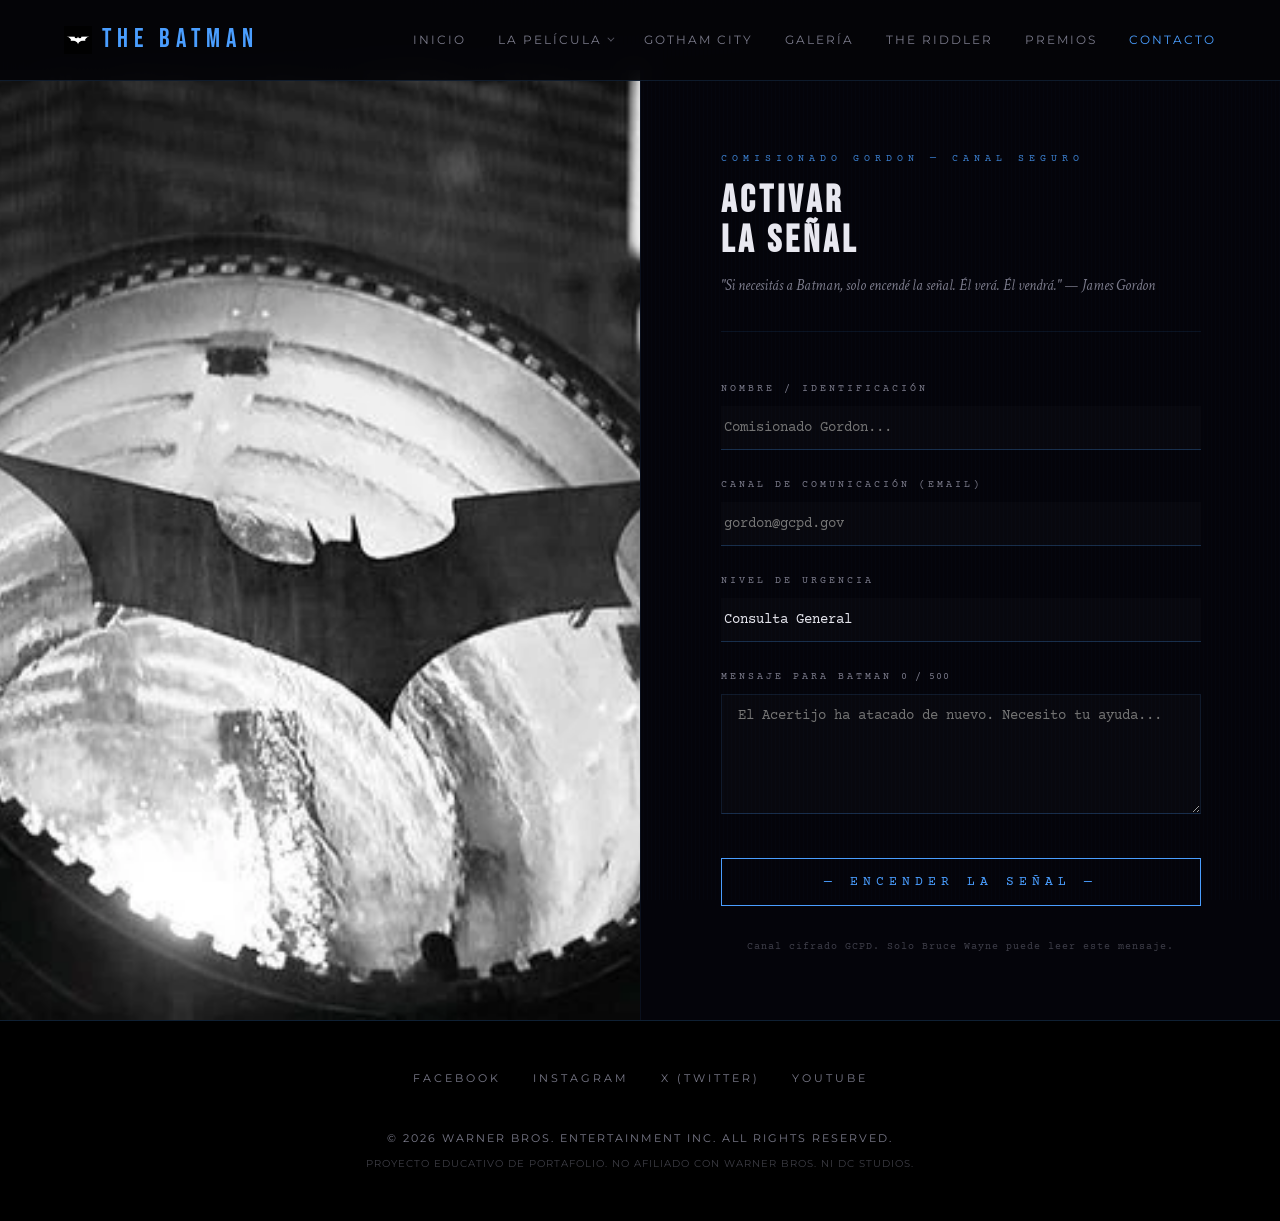
<file: contacto.html>
<!DOCTYPE html>
<html lang="es">
<head>
    <meta charset="UTF-8">
    <meta name="viewport" content="width=device-width, initial-scale=1.0">
    <title>Contacto | The Batman</title>
    <link rel="icon" href="img/Icono.webp" type="image/webp">
    <link href="https://fonts.googleapis.com/css2?family=Bebas+Neue&family=Crimson+Text:ital,wght@0,400;0,600;1,400&family=Courier+Prime:wght@400;700&family=Montserrat:wght@300;400;700;900&display=swap" rel="stylesheet">
    <link rel="stylesheet" href="css/styles.css">
</head>
<body>

    <header>
        <nav class="nav-container">
            <a href="index.html" class="logo">
                <img src="img/galeria/BatmanLogo2.webp" alt="Batman Logo">
                THE BATMAN
            </a>
            <ul class="nav-links">
                <li><a href="index.html">Inicio</a></li>
                <li class="nav-dropdown">
                <a href="sobre.html">La Película</a>
                <ul class="dropdown-menu">
                    <li><a href="sobre.html#sinopsis">Sinopsis</a></li>
                    <li><a href="sobre.html#personajes">Personajes</a></li>
                    <li><a href="sobre.html#detras">Detrás de Cámara</a></li>
                    <li><a href="sobre.html#reparto">Reparto Completo</a></li>
                </ul>
            </li>
                <li><a href="historia.html">Gotham City</a></li>
                <li><a href="galeria.html">Galería</a></li>
                <li><a href="riddler.html">The Riddler</a></li>
                <li><a href="premios.html">Premios</a></li>
                <li><a href="contacto.html" class="nav-active">Contacto</a></li>
            </ul>
            <button class="hamburger" aria-label="Menú">
                <span></span><span></span><span></span>
            </button>
        </nav>
    </header>

    <main class="contact-page">

        <!-- IZQUIERDA: imagen -->
        <div class="batsignal-side">
            <img src="img/galeria/Batisenal.webp" alt="La batisenal activada en el cielo de Gotham">
        </div>

        <!-- DERECHA: formulario -->
        <div class="form-side">
            <div class="gordon-form-wrap animate-fade-up">

                <div class="gordon-form-header">
                    <span class="gordon-eyebrow">Comisionado Gordon — Canal Seguro</span>
                    <h1 class="gordon-form-title">Activar<br>la Señal</h1>
                    <p class="gordon-form-sub">"Si necesitás a Batman, solo encendé la señal. Él verá. Él vendrá." — James Gordon</p>
                </div>

                <div class="signal-sent" id="signalSent">
                    <p class="signal-sent-title">Signal Activated</p>
                    <p class="signal-sent-sub">
                        Gordon encendió la señal.<br>
                        Batman está en camino.
                    </p>
                </div>

                <form class="gordon-form" id="gordonForm" novalidate>
                    <div class="input-group">
                        <label for="name">Nombre / Identificación</label>
                        <input type="text" id="name" name="name" required placeholder="Comisionado Gordon..." autocomplete="off">
                        <span class="field-error-msg" id="nameError">— Ingresá tu nombre</span>
                    </div>
                    <div class="input-group">
                        <label for="email">Canal de Comunicación (Email)</label>
                        <input type="email" id="email" name="email" required placeholder="gordon@gcpd.gov" autocomplete="off">
                        <span class="field-error-msg" id="emailError">— Email inválido</span>
                    </div>
                    <div class="input-group">
                        <label for="urgency">Nivel de Urgencia</label>
                        <select id="urgency" name="urgency">
                            <option value="general">Consulta General</option>
                            <option value="colaboracion">Colaboración / Proyecto</option>
                            <option value="urgente">Urgente — Amenaza Activa</option>
                            <option value="riddler">He encontrado un acertijo</option>
                        </select>
                    </div>
                    <div class="input-group">
                        <label for="message">Mensaje para Batman <span id="charCounter" class="char-counter">0 / 500</span></label>
                        <textarea id="message" name="message" rows="5" required placeholder="El Acertijo ha atacado de nuevo. Necesito tu ayuda..." maxlength="500"></textarea>
                        <span class="field-error-msg" id="messageError">— Escribí tu mensaje</span>
                    </div>
                    <button type="submit" class="gordon-submit">
                        <span>— Encender la Señal —</span>
                    </button>
                </form>

                <p class="form-disclaimer">
                    Canal cifrado GCPD. Solo Bruce Wayne puede leer este mensaje.
                </p>

            </div>
        </div>

    </main>

    <button class="back-to-top" id="backToTop" aria-label="Volver arriba">↑</button>

    <footer class="hollywood-footer">
        <div class="footer-inner">
            <div class="footer-socials">
                <a href="https://www.facebook.com/TheBatman" target="_blank">FACEBOOK</a>
                <a href="https://www.instagram.com/thebatman" target="_blank">INSTAGRAM</a>
                <a href="https://twitter.com/TheBatman" target="_blank">X (TWITTER)</a>
                <a href="https://www.youtube.com/WarnerBrosPictures" target="_blank">YOUTUBE</a>
            </div>
            <div class="footer-copyright-block">
                <p class="main-copy">© 2026 WARNER BROS. ENTERTAINMENT INC. ALL RIGHTS RESERVED.</p>
                <p class="disclaimer">PROYECTO EDUCATIVO DE PORTAFOLIO. NO AFILIADO CON WARNER BROS. NI DC STUDIOS.</p>
            </div>
        </div>
    </footer>

    <script src="js/script.js"></script>
</body>
</html>
</file>
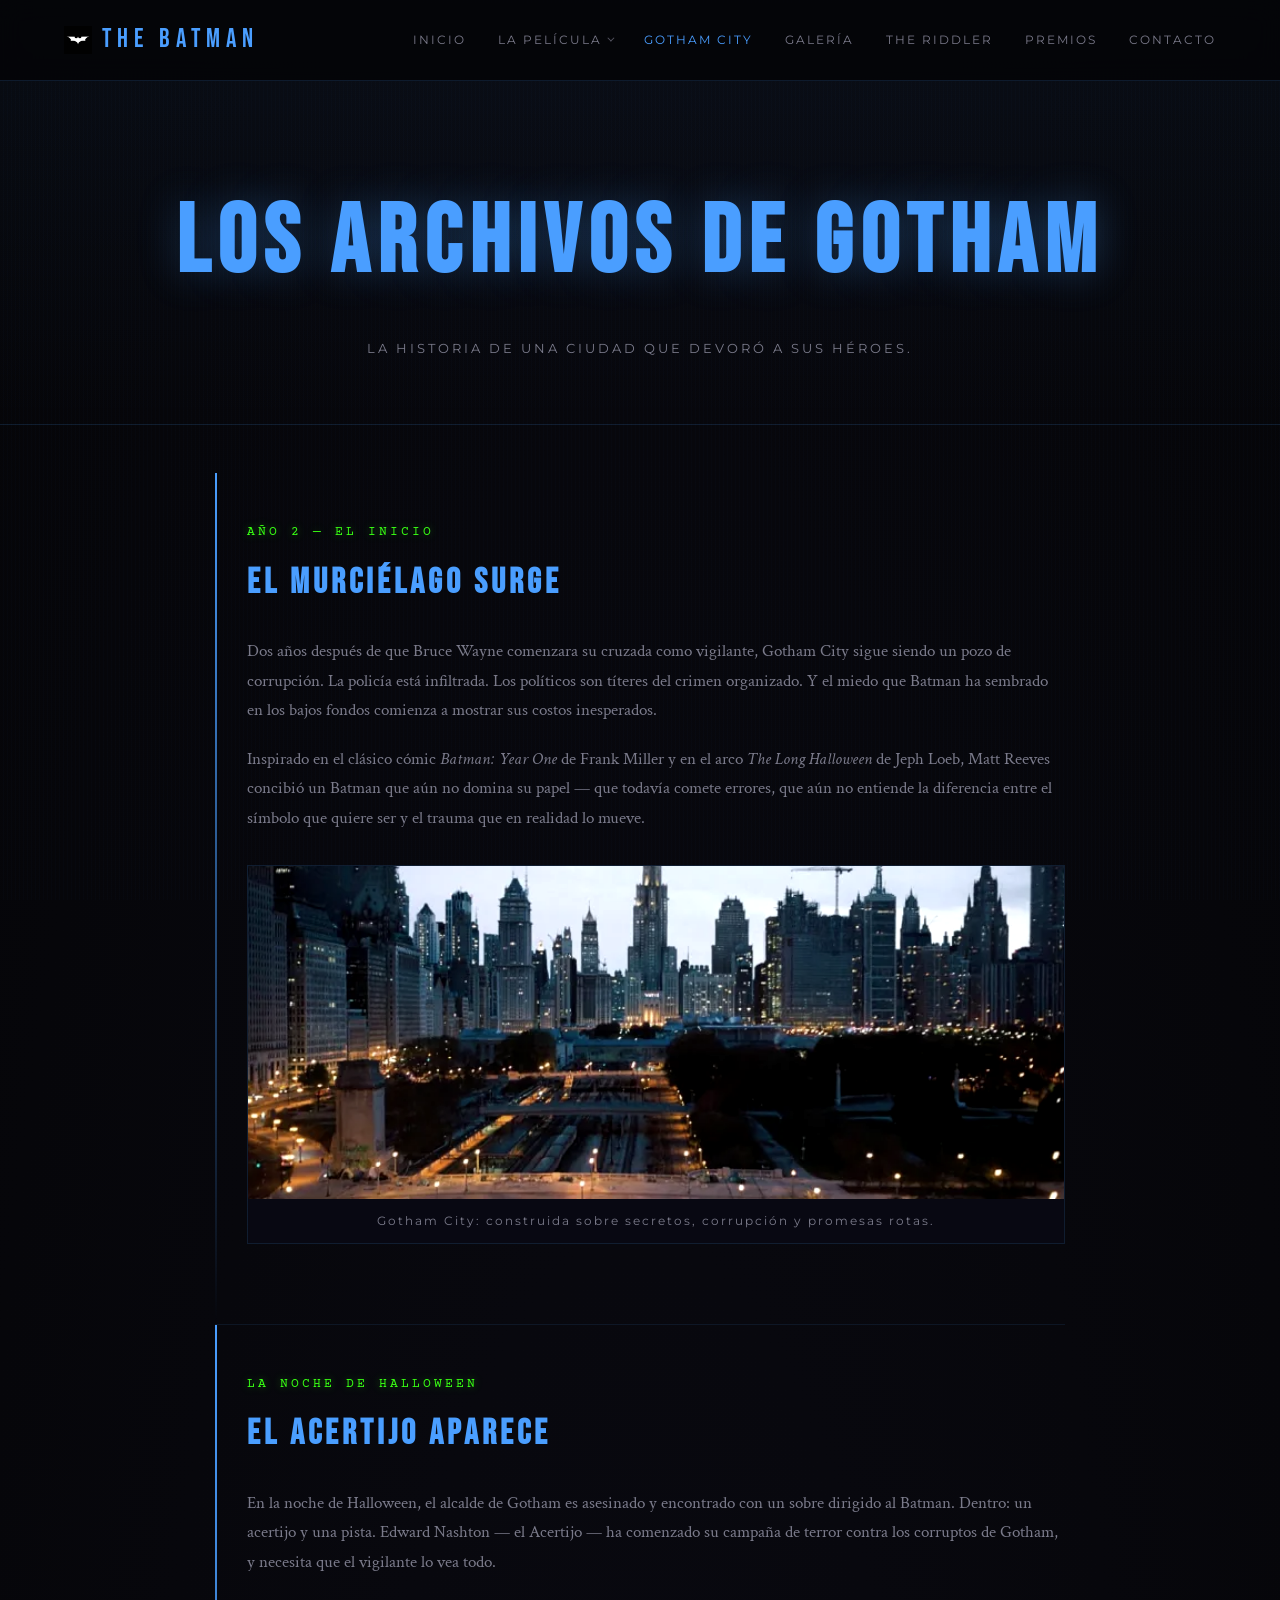
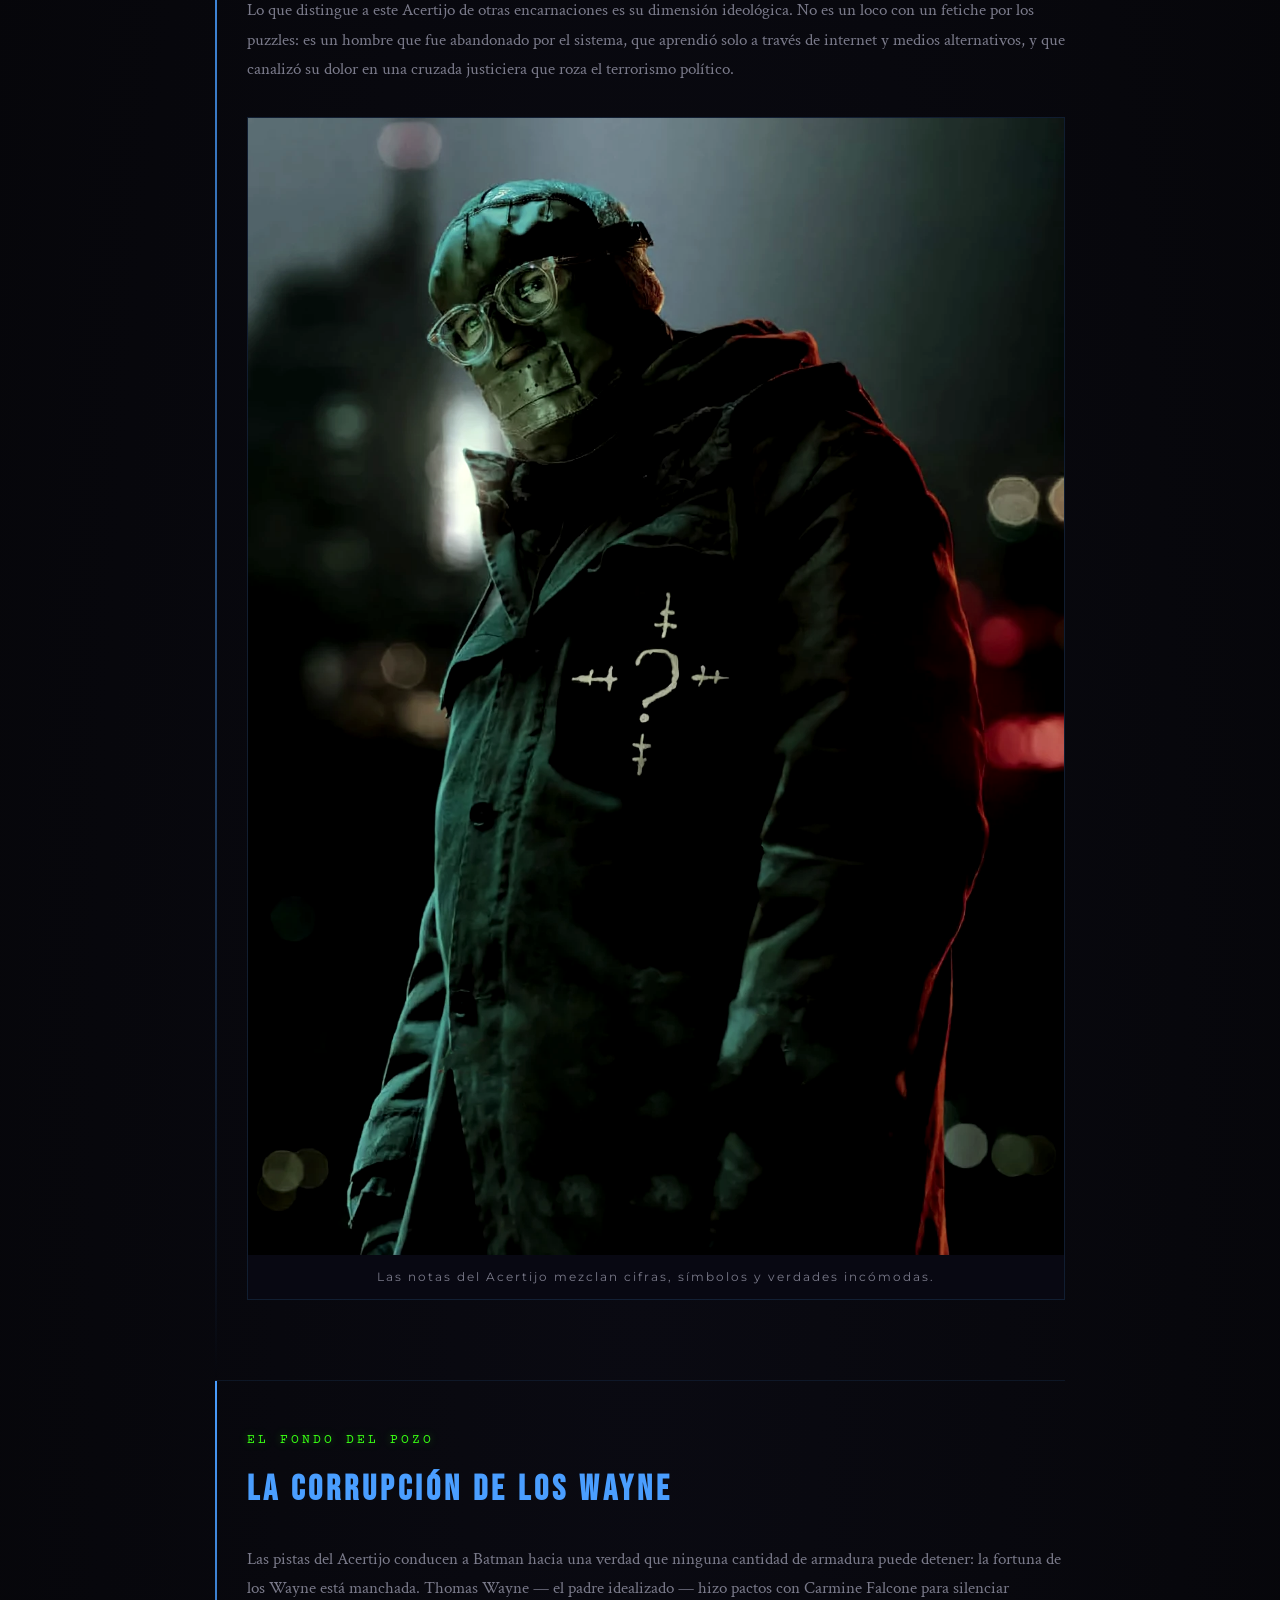
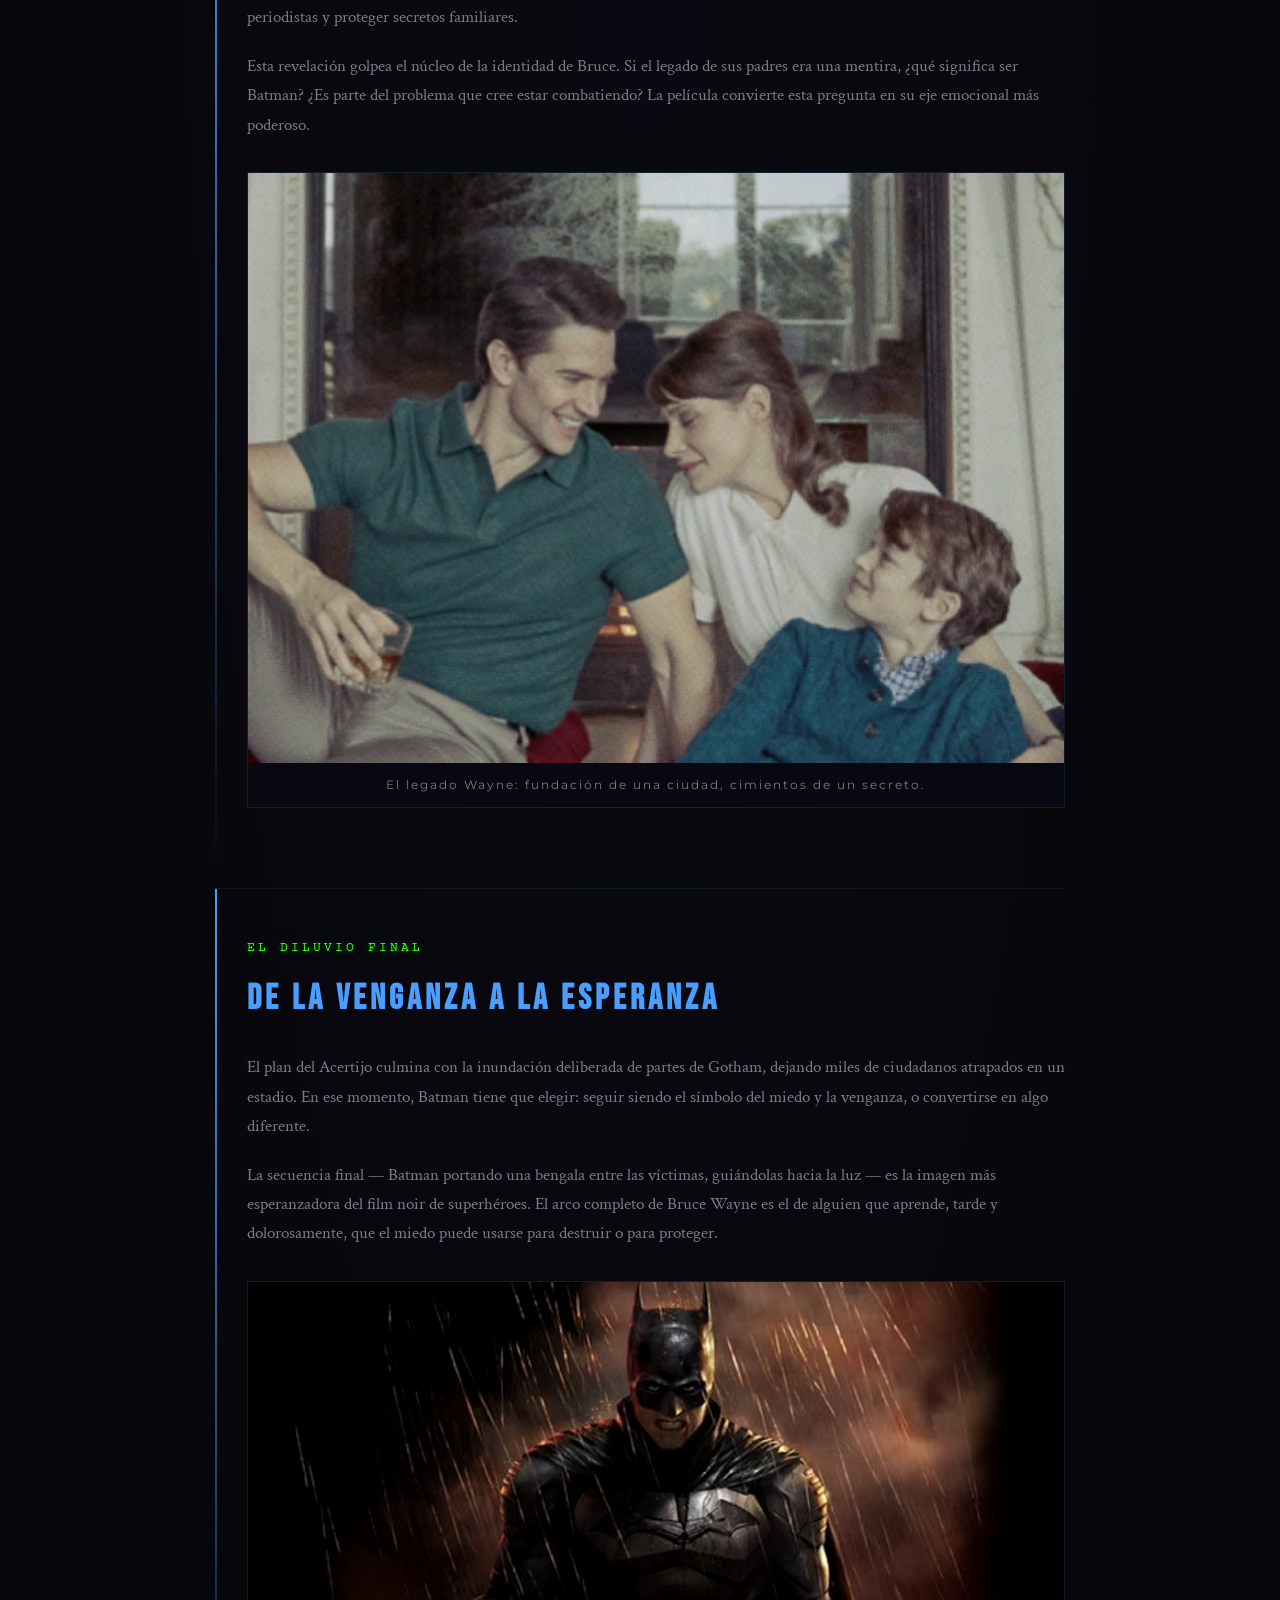
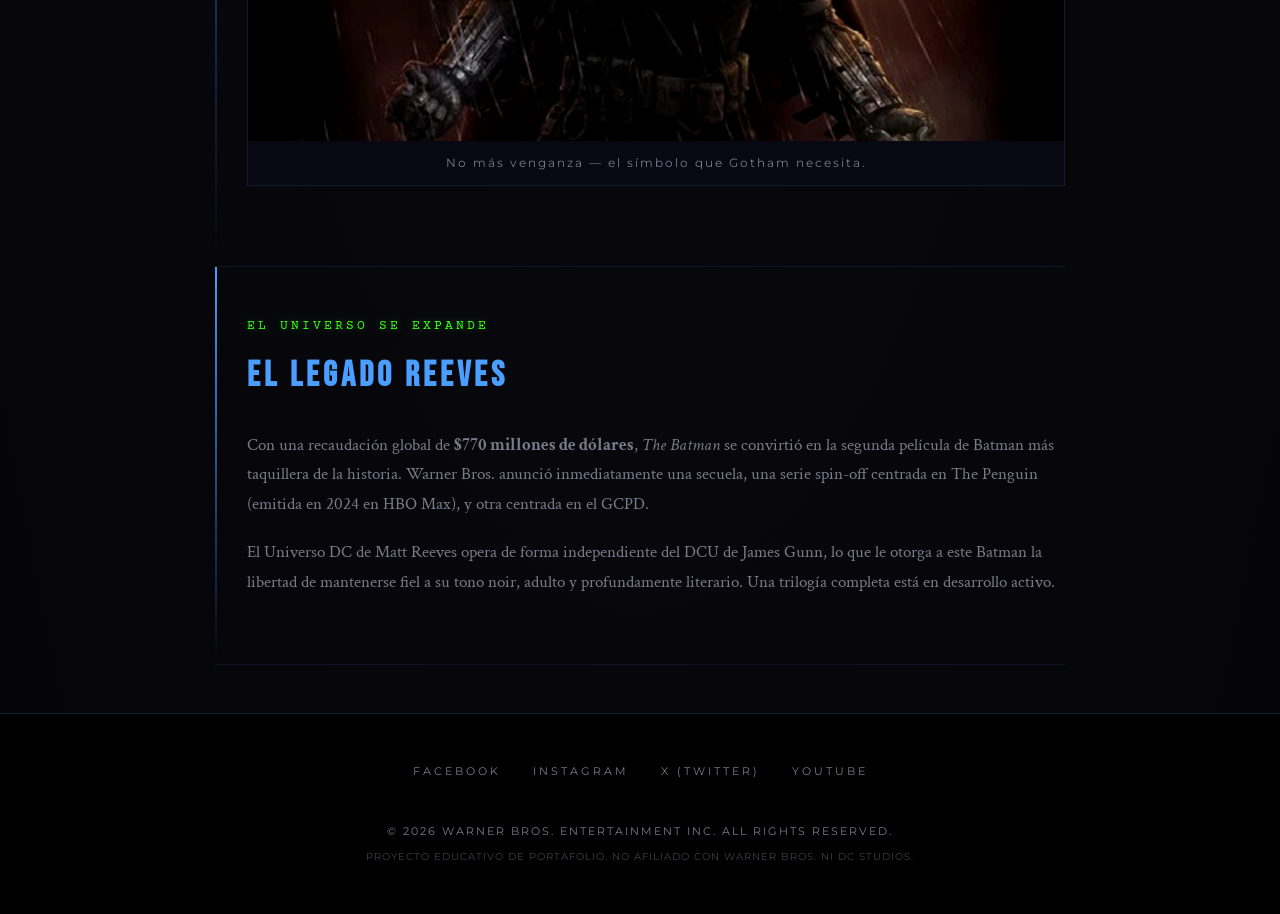
<file: historia.html>
<!DOCTYPE html>
<html lang="es">
<head>
    <meta charset="UTF-8">
    <meta name="viewport" content="width=device-width, initial-scale=1.0">
    <title>Gotham City | The Batman</title>
    <link rel="icon" href="img/Icono.webp" type="image/webp">
    <link href="https://fonts.googleapis.com/css2?family=Bebas+Neue&family=Crimson+Text:ital,wght@0,400;0,600;1,400&family=Courier+Prime:wght@400;700&family=Montserrat:wght@300;400;700;900&display=swap" rel="stylesheet">
    <link rel="stylesheet" href="css/styles.css">
</head>
<body>

    <header>
        <nav class="nav-container">
            <a href="index.html" class="logo"><img src="img/galeria/BatmanLogo2.webp" alt="Batman Logo">THE BATMAN</a>
            <ul class="nav-links">
                <li><a href="index.html">Inicio</a></li>
                <li class="nav-dropdown">
                <a href="sobre.html">La Película</a>
                <ul class="dropdown-menu">
                    <li><a href="sobre.html#sinopsis">Sinopsis</a></li>
                    <li><a href="sobre.html#personajes">Personajes</a></li>
                    <li><a href="sobre.html#detras">Detrás de Cámara</a></li>
                    <li><a href="sobre.html#reparto">Reparto Completo</a></li>
                </ul>
            </li>
                <li><a href="historia.html" class="nav-active">Gotham City</a></li>
                <li><a href="galeria.html">Galería</a></li>
                <li><a href="riddler.html">The Riddler</a></li>
                <li><a href="premios.html">Premios</a></li>
                <li><a href="contacto.html">Contacto</a></li>
            </ul>
            <button class="hamburger" aria-label="Menú">
                <span></span><span></span><span></span>
            </button>
        </nav>
    </header>

    <main>
        <div class="page-header">
            <h1 class="page-title animate-fade-up">Los Archivos de Gotham</h1>
            <p class="page-subtitle">La historia de una ciudad que devoró a sus héroes.</p>
        </div>

        <div class="history-wrapper">
            <section class="history-container animate-fade-up">

                <article class="history-section">
                    <div class="history-date">AÑO 2 — EL INICIO</div>
                    <h2 class="history-heading">El Murciélago Surge</h2>
                    <p class="history-text">
                        Dos años después de que Bruce Wayne comenzara su cruzada como vigilante, Gotham City sigue siendo un pozo de corrupción. La policía está infiltrada. Los políticos son títeres del crimen organizado. Y el miedo que Batman ha sembrado en los bajos fondos comienza a mostrar sus costos inesperados.
                    </p>
                    <p class="history-text">
                        Inspirado en el clásico cómic <em>Batman: Year One</em> de Frank Miller y en el arco <em>The Long Halloween</em> de Jeph Loeb, Matt Reeves concibió un Batman que aún no domina su papel — que todavía comete errores, que aún no entiende la diferencia entre el símbolo que quiere ser y el trauma que en realidad lo mueve.
                    </p>
                    <div class="history-img-wrapper">
                        <img src="img/galeria/GothamCity.webp" alt="Batman en las calles de Gotham"
                             onerror="this.src='https://images.unsplash.com/photo-1506905925346-21bda4d32df4?q=80&w=1000&auto=format&fit=crop';">
                        <p class="history-caption">Gotham City: construida sobre secretos, corrupción y promesas rotas.</p>
                    </div>
                </article>

                <article class="history-section">
                    <div class="history-date">LA NOCHE DE HALLOWEEN</div>
                    <h2 class="history-heading">El Acertijo Aparece</h2>
                    <p class="history-text">
                        En la noche de Halloween, el alcalde de Gotham es asesinado y encontrado con un sobre dirigido al Batman. Dentro: un acertijo y una pista. Edward Nashton — el Acertijo — ha comenzado su campaña de terror contra los corruptos de Gotham, y necesita que el vigilante lo vea todo.
                    </p>
                    <p class="history-text">
                        Lo que distingue a este Acertijo de otras encarnaciones es su dimensión ideológica. No es un loco con un fetiche por los puzzles: es un hombre que fue abandonado por el sistema, que aprendió solo a través de internet y medios alternativos, y que canalizó su dolor en una cruzada justiciera que roza el terrorismo político.
                    </p>
                    <div class="history-img-wrapper">
                        <img src="img/riddler/Riddler2022.webp" alt="El Acertijo"
                             onerror="this.src='https://images.unsplash.com/photo-1614854262318-831574f15f1f?q=80&w=1000&auto=format&fit=crop';">
                        <p class="history-caption">Las notas del Acertijo mezclan cifras, símbolos y verdades incómodas.</p>
                    </div>
                </article>

                <article class="history-section">
                    <div class="history-date">EL FONDO DEL POZO</div>
                    <h2 class="history-heading">La Corrupción de los Wayne</h2>
                    <p class="history-text">
                        Las pistas del Acertijo conducen a Batman hacia una verdad que ninguna cantidad de armadura puede detener: la fortuna de los Wayne está manchada. Thomas Wayne — el padre idealizado — hizo pactos con Carmine Falcone para silenciar periodistas y proteger secretos familiares.
                    </p>
                    <p class="history-text">
                        Esta revelación golpea el núcleo de la identidad de Bruce. Si el legado de sus padres era una mentira, ¿qué significa ser Batman? ¿Es parte del problema que cree estar combatiendo? La película convierte esta pregunta en su eje emocional más poderoso.
                    </p>
                    <div class="history-img-wrapper">
                        <img src="img/galeria/LosWayne.webp" alt="Retrato de la familia Wayne"
                             onerror="this.src='https://images.unsplash.com/photo-1519125323398-675f0ddb6308?q=80&w=1000&auto=format&fit=crop';">
                        <p class="history-caption">El legado Wayne: fundación de una ciudad, cimientos de un secreto.</p>
                    </div>
                </article>

                <article class="history-section">
                    <div class="history-date">EL DILUVIO FINAL</div>
                    <h2 class="history-heading">De la Venganza a la Esperanza</h2>
                    <p class="history-text">
                        El plan del Acertijo culmina con la inundación deliberada de partes de Gotham, dejando miles de ciudadanos atrapados en un estadio. En ese momento, Batman tiene que elegir: seguir siendo el símbolo del miedo y la venganza, o convertirse en algo diferente.
                    </p>
                    <p class="history-text">
                        La secuencia final — Batman portando una bengala entre las víctimas, guiándolas hacia la luz — es la imagen más esperanzadora del film noir de superhéroes. El arco completo de Bruce Wayne es el de alguien que aprende, tarde y dolorosamente, que el miedo puede usarse para destruir o para proteger.
                    </p>
                    <div class="history-img-wrapper">
                        <img src="img/galeria/Batman2.webp" alt="Batman en el diluvio"
                             onerror="this.src='https://images.unsplash.com/photo-1534067783941-51c9c23ecefd?q=80&w=1000&auto=format&fit=crop';">
                        <p class="history-caption">No más venganza — el símbolo que Gotham necesita.</p>
                    </div>
                </article>

                <article class="history-section">
                    <div class="history-date">EL UNIVERSO SE EXPANDE</div>
                    <h2 class="history-heading">El Legado Reeves</h2>
                    <p class="history-text">
                        Con una recaudación global de <strong>$770 millones de dólares</strong>, <em>The Batman</em> se convirtió en la segunda película de Batman más taquillera de la historia. Warner Bros. anunció inmediatamente una secuela, una serie spin-off centrada en The Penguin (emitida en 2024 en HBO Max), y otra centrada en el GCPD.
                    </p>
                    <p class="history-text">
                        El Universo DC de Matt Reeves opera de forma independiente del DCU de James Gunn, lo que le otorga a este Batman la libertad de mantenerse fiel a su tono noir, adulto y profundamente literario. Una trilogía completa está en desarrollo activo.
                    </p>
                </article>

            </section>
        </div>
    </main>

    <button class="back-to-top" id="backToTop" aria-label="Volver arriba">↑</button>

    <footer class="hollywood-footer">
        <div class="footer-inner">
            <div class="footer-socials">
                <a href="https://www.facebook.com/TheBatman" target="_blank">FACEBOOK</a>
                <a href="https://www.instagram.com/thebatman" target="_blank">INSTAGRAM</a>
                <a href="https://twitter.com/TheBatman" target="_blank">X (TWITTER)</a>
                <a href="https://www.youtube.com/WarnerBrosPictures" target="_blank">YOUTUBE</a>
            </div>
            <div class="footer-copyright-block">
                <p class="main-copy">© 2026 WARNER BROS. ENTERTAINMENT INC. ALL RIGHTS RESERVED.</p>
                <p class="disclaimer">PROYECTO EDUCATIVO DE PORTAFOLIO. NO AFILIADO CON WARNER BROS. NI DC STUDIOS.</p>
            </div>
        </div>
    </footer>

    <script src="js/script.js"></script>
</body>
</html>
</file>
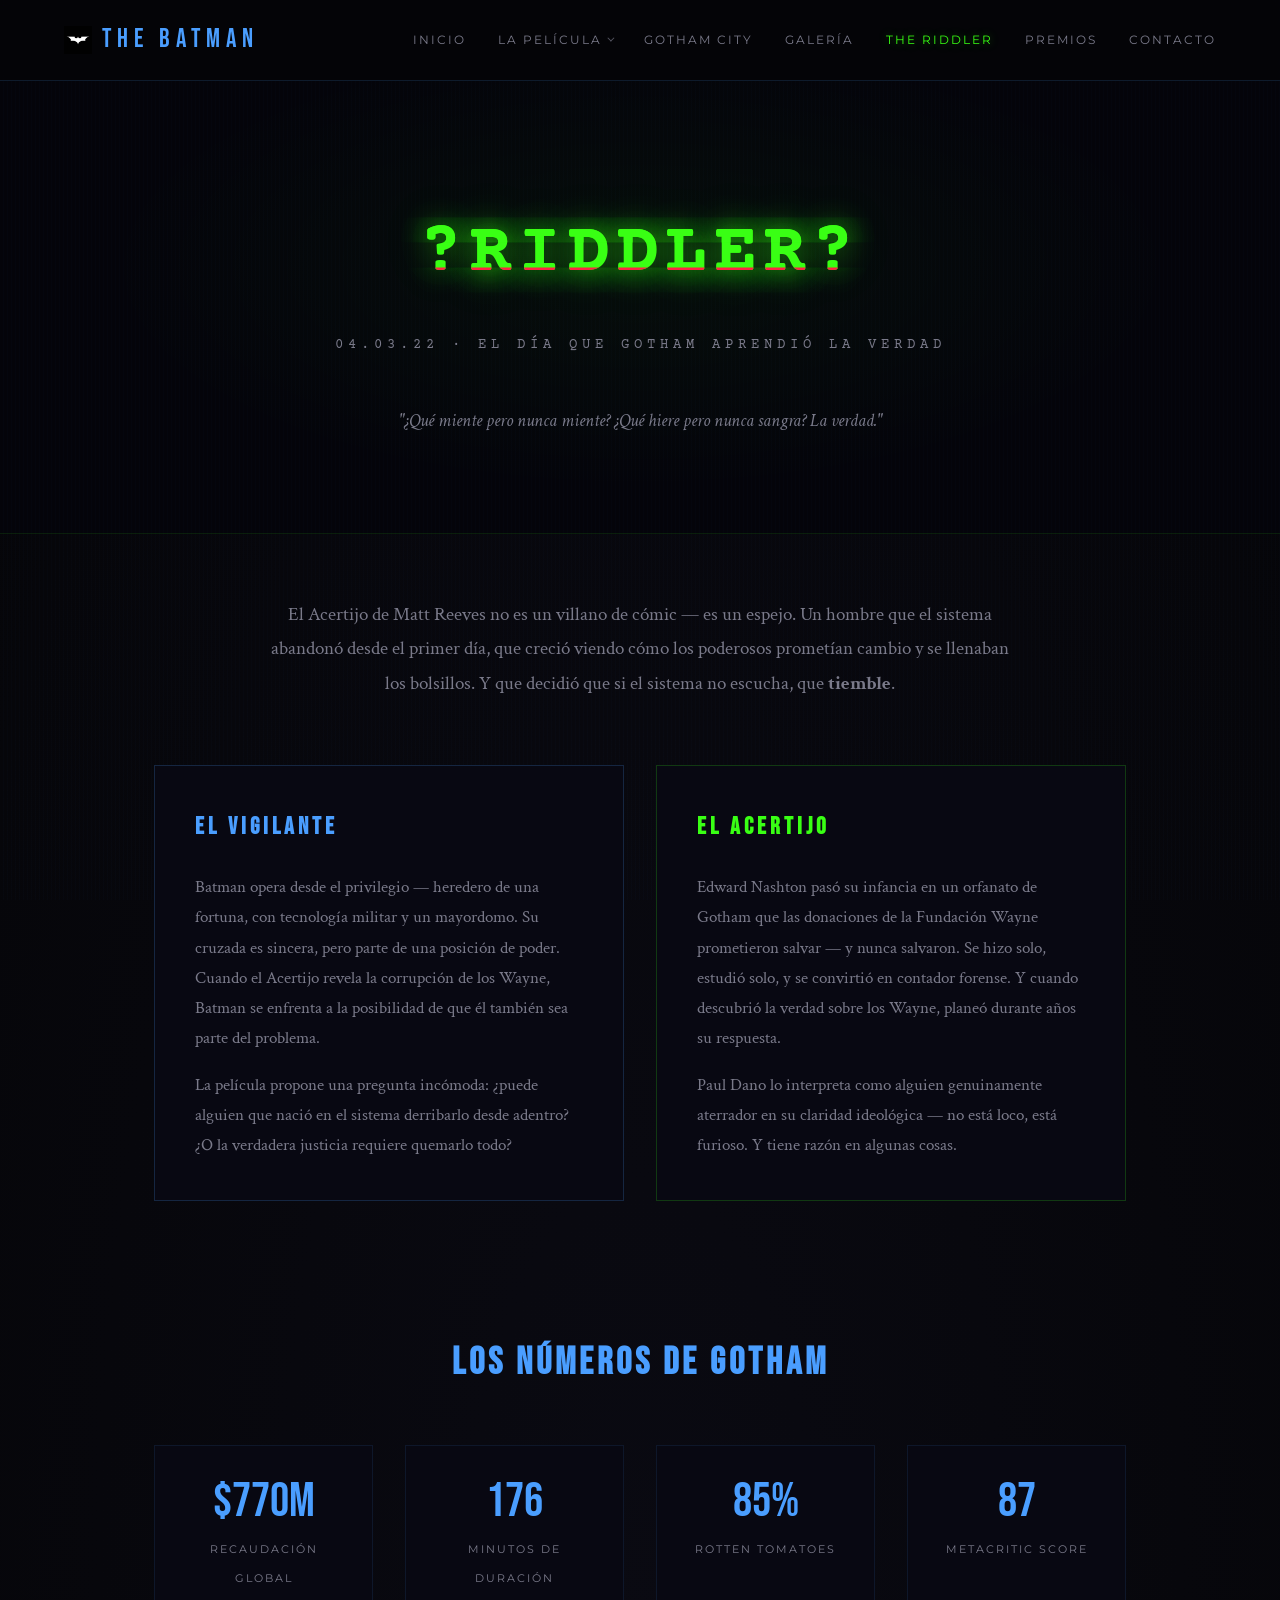
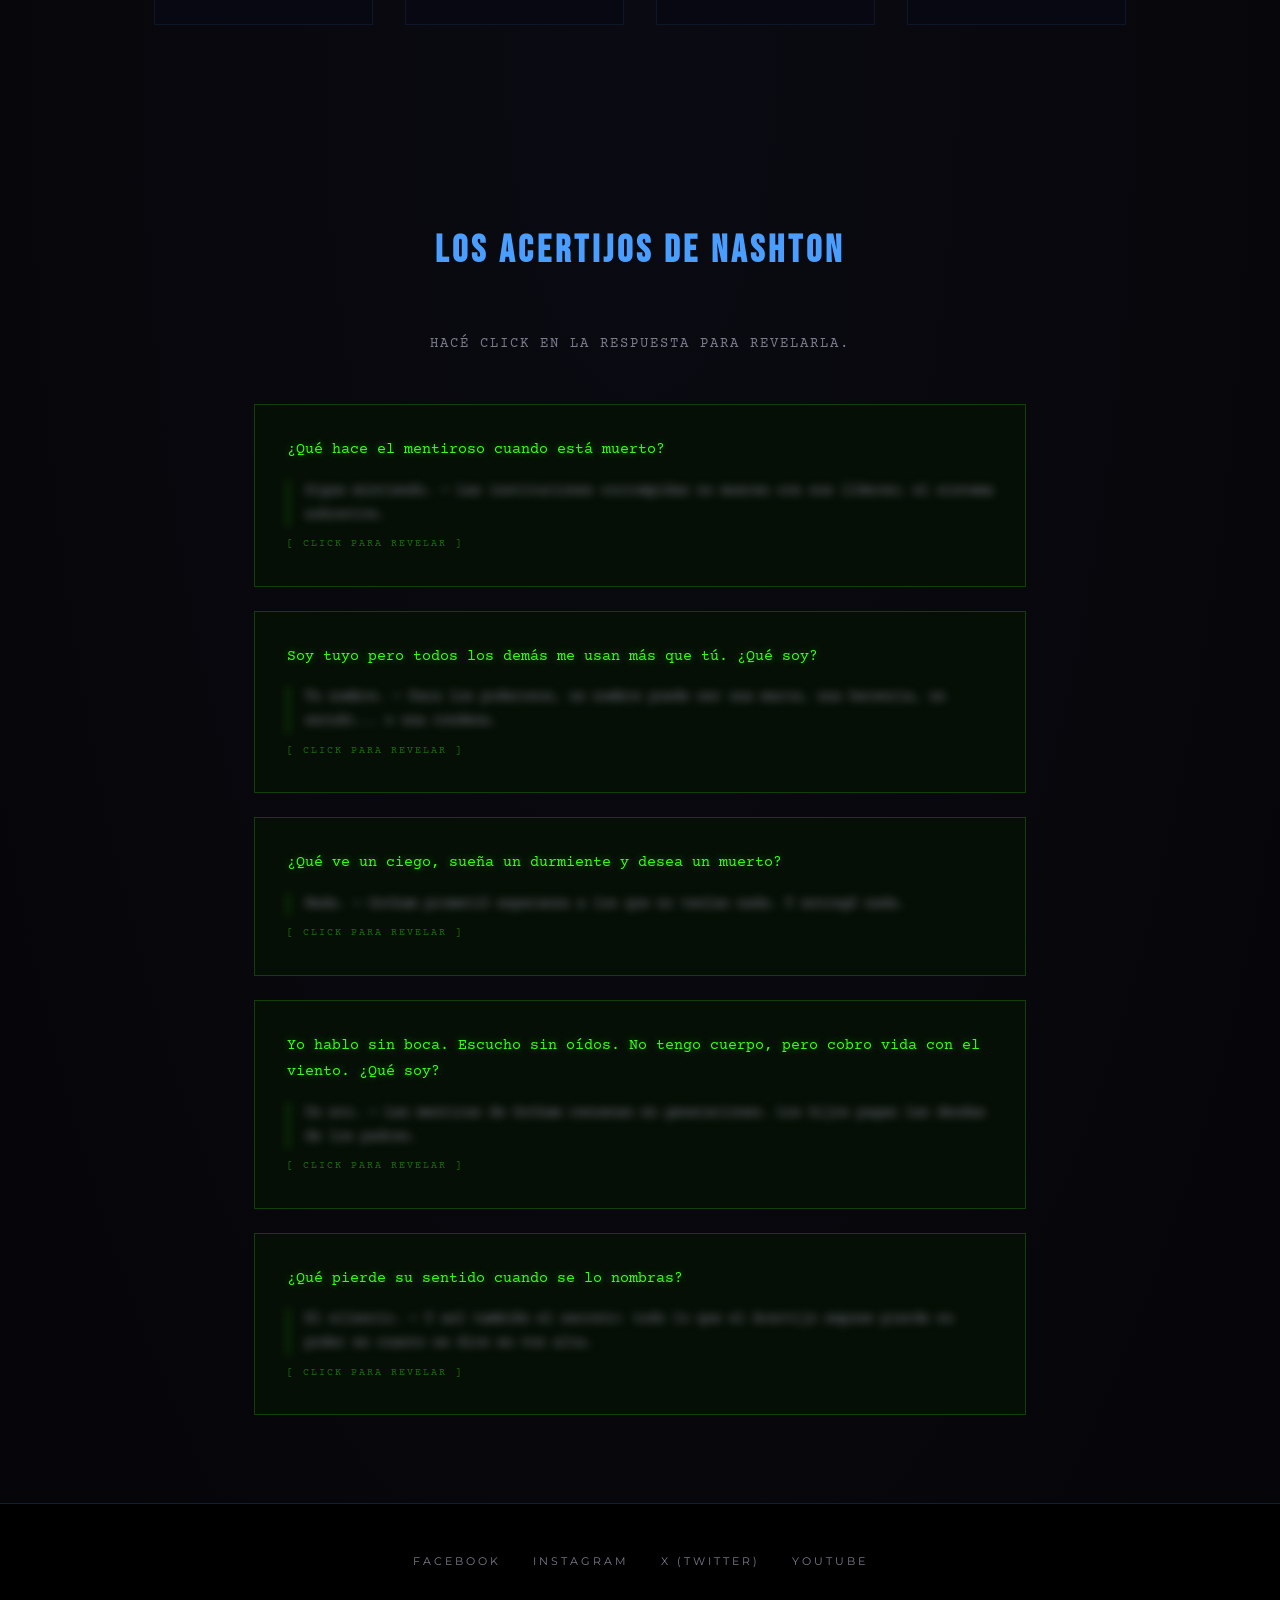
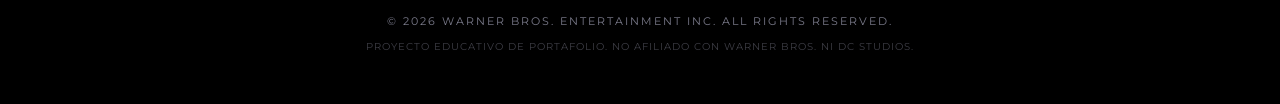
<file: riddler.html>
<!DOCTYPE html>
<html lang="es">
<head>
    <meta charset="UTF-8">
    <meta name="viewport" content="width=device-width, initial-scale=1.0">
    <title>The Riddler | El Acertijo de Gotham</title>
    <link rel="icon" href="img/Icono.webp" type="image/webp">
    <link href="https://fonts.googleapis.com/css2?family=Bebas+Neue&family=Crimson+Text:ital,wght@0,400;0,600;1,400&family=Courier+Prime:wght@400;700&family=Montserrat:wght@300;400;700;900&display=swap" rel="stylesheet">
    <link rel="stylesheet" href="css/styles.css">
</head>
<body>

    <header>
        <nav class="nav-container">
            <a href="index.html" class="logo"><img src="img/galeria/BatmanLogo2.webp" alt="Batman Logo">THE BATMAN</a>
            <ul class="nav-links">
                <li><a href="index.html">Inicio</a></li>
                <li class="nav-dropdown">
                <a href="sobre.html">La Película</a>
                <ul class="dropdown-menu">
                    <li><a href="sobre.html#sinopsis">Sinopsis</a></li>
                    <li><a href="sobre.html#personajes">Personajes</a></li>
                    <li><a href="sobre.html#detras">Detrás de Cámara</a></li>
                    <li><a href="sobre.html#reparto">Reparto Completo</a></li>
                </ul>
            </li>
                <li><a href="historia.html">Gotham City</a></li>
                <li><a href="galeria.html">Galería</a></li>
                <li><a href="riddler.html" class="nav-active-riddler">The Riddler</a></li>
                <li><a href="premios.html">Premios</a></li>
                <li><a href="contacto.html">Contacto</a></li>
            </ul>
            <button class="hamburger" aria-label="Menú">
                <span></span><span></span><span></span>
            </button>
        </nav>
    </header>

    <main>
        <section class="riddler-hero">
            <div class="glitch-wrapper animate-fade-up">
                <h1 class="riddle-title glitch-title" data-text="?RIDDLER?">?RIDDLER?</h1>
            </div>
            <p class="riddler-subtitle animate-fade-up">04.03.22 · El día que Gotham aprendió la verdad</p>
            <p class="riddler-hero-quote">
                "¿Qué miente pero nunca miente? ¿Qué hiere pero nunca sangra? La verdad."
            </p>
        </section>

        <section class="editorial-section">
            <p class="editorial-intro animate-fade-up">
                El Acertijo de Matt Reeves no es un villano de cómic — es un espejo. Un hombre que el sistema abandonó desde el primer día, que creció viendo cómo los poderosos prometían cambio y se llenaban los bolsillos. Y que decidió que si el sistema no escucha, que <strong>tiemble</strong>.
            </p>

            <div class="dual-cards-container">
                <article class="riddler-card card-batman animate-fade-up">
                    <h2 class="riddle-card-title">El Vigilante</h2>
                    <p class="card-text">
                        Batman opera desde el privilegio — heredero de una fortuna, con tecnología militar y un mayordomo. Su cruzada es sincera, pero parte de una posición de poder. Cuando el Acertijo revela la corrupción de los Wayne, Batman se enfrenta a la posibilidad de que él también sea parte del problema.
                    </p>
                    <p class="card-text card-text-bottom">
                        La película propone una pregunta incómoda: ¿puede alguien que nació en el sistema derribarlo desde adentro? ¿O la verdadera justicia requiere quemarlo todo?
                    </p>
                </article>

                <article class="riddler-card card-riddler animate-fade-up">
                    <h2 class="riddle-card-title">El Acertijo</h2>
                    <p class="card-text">
                        Edward Nashton pasó su infancia en un orfanato de Gotham que las donaciones de la Fundación Wayne prometieron salvar — y nunca salvaron. Se hizo solo, estudió solo, y se convirtió en contador forense. Y cuando descubrió la verdad sobre los Wayne, planeó durante años su respuesta.
                    </p>
                    <p class="card-text card-text-bottom">
                        Paul Dano lo interpreta como alguien genuinamente aterrador en su claridad ideológica — no está loco, está furioso. Y tiene razón en algunas cosas.
                    </p>
                </article>
            </div>
        </section>

        <section class="riddle-stats-section">
            <h2 class="riddle-stats-title animate-fade-up">Los Números de Gotham</h2>

            <div class="riddle-counter">
                <div class="riddle-stat animate-fade-up">
                    <span class="riddle-stat-num">$770M</span>
                    <span class="riddle-stat-label">Recaudación Global</span>
                </div>
                <div class="riddle-stat animate-fade-up">
                    <span class="riddle-stat-num">176</span>
                    <span class="riddle-stat-label">Minutos de duración</span>
                </div>
                <div class="riddle-stat animate-fade-up">
                    <span class="riddle-stat-num">85%</span>
                    <span class="riddle-stat-label">Rotten Tomatoes</span>
                </div>
                <div class="riddle-stat animate-fade-up">
                    <span class="riddle-stat-num">87</span>
                    <span class="riddle-stat-label">Metacritic Score</span>
                </div>
            </div>
        </section>

        <section class="riddles-section">
            <h2 class="riddle-stats-title animate-fade-up">Los Acertijos de Nashton</h2>
            <p class="riddles-hint">Hacé click en la respuesta para revelarla.</p>

            <div class="riddle-box animate-fade-up">
                <p class="riddle-q">¿Qué hace el mentiroso cuando está muerto?</p>
                <p class="riddle-a">Sigue mintiendo. — Las instituciones corrompidas no mueren con sus líderes; el sistema sobrevive.</p>
                <p class="riddle-reveal-hint">[ click para revelar ]</p>
            </div>

            <div class="riddle-box animate-fade-up">
                <p class="riddle-q">Soy tuyo pero todos los demás me usan más que tú. ¿Qué soy?</p>
                <p class="riddle-a">Tu nombre. — Para los poderosos, un nombre puede ser una marca, una herencia, un escudo... o una condena.</p>
                <p class="riddle-reveal-hint">[ click para revelar ]</p>
            </div>

            <div class="riddle-box animate-fade-up">
                <p class="riddle-q">¿Qué ve un ciego, sueña un durmiente y desea un muerto?</p>
                <p class="riddle-a">Nada. — Gotham prometió esperanza a los que no tenían nada. Y entregó nada.</p>
                <p class="riddle-reveal-hint">[ click para revelar ]</p>
            </div>

            <div class="riddle-box animate-fade-up">
                <p class="riddle-q">Yo hablo sin boca. Escucho sin oídos. No tengo cuerpo, pero cobro vida con el viento. ¿Qué soy?</p>
                <p class="riddle-a">Un eco. — Las mentiras de Gotham resuenan en generaciones. Los hijos pagan las deudas de los padres.</p>
                <p class="riddle-reveal-hint">[ click para revelar ]</p>
            </div>

            <div class="riddle-box animate-fade-up">
                <p class="riddle-q">¿Qué pierde su sentido cuando se lo nombras?</p>
                <p class="riddle-a">El silencio. — Y así también el secreto: todo lo que el Acertijo expone pierde su poder en cuanto se dice en voz alta.</p>
                <p class="riddle-reveal-hint">[ click para revelar ]</p>
            </div>
        </section>

    </main>

    <button class="back-to-top" id="backToTop" aria-label="Volver arriba">↑</button>

    <footer class="hollywood-footer">
        <div class="footer-inner">
            <div class="footer-socials">
                <a href="https://www.facebook.com/TheBatman" target="_blank">FACEBOOK</a>
                <a href="https://www.instagram.com/thebatman" target="_blank">INSTAGRAM</a>
                <a href="https://twitter.com/TheBatman" target="_blank">X (TWITTER)</a>
                <a href="https://www.youtube.com/WarnerBrosPictures" target="_blank">YOUTUBE</a>
            </div>
            <div class="footer-copyright-block">
                <p class="main-copy">© 2026 WARNER BROS. ENTERTAINMENT INC. ALL RIGHTS RESERVED.</p>
                <p class="disclaimer">PROYECTO EDUCATIVO DE PORTAFOLIO. NO AFILIADO CON WARNER BROS. NI DC STUDIOS.</p>
            </div>
        </div>
    </footer>

    <script src="js/script.js"></script>
</body>
</html>
</file>
<file: css/styles.css>
/* ============================================================
   VARIABLES GLOBALES — THE BATMAN (2022)
   ============================================================ */
:root {
    --bg-color:       #04040a;
    --bg-secondary:   #080812;
    --text-main:      #e8e8f0;
    --text-muted:     #7a7a8a;
    --accent-color:   #4a9eff;          /* azul eléctrico Gotham */
    --accent-red:     #8b1a1a;          /* rojo oscuro Riddler */
    --riddler-green:  #1a5c2a;
    --riddler-bright: #39ff14;          /* verde neón Acertijo */
    --paper-color:    #1a1a22;
    --ink-color:      #e8e8f0;
    --stamp-red:      #8b0000;
    --rain-blue:      #0d1b2a;
    --bat-signal:     rgba(74, 158, 255, 0.12);
    --font-title:     'Bebas Neue', cursive;
    --font-body:      'Crimson Text', serif;
    --font-mono:      'Courier Prime', monospace;
    --transition:     all 0.3s ease;
}

/* ============================================================
   RESET Y BASE
   ============================================================ */
*,
*::before,
*::after {
    margin: 0;
    padding: 0;
    box-sizing: border-box;
}

html {
    scroll-behavior: smooth;
}

body {
    background-color: var(--bg-color);
    color: var(--text-main);
    font-family: var(--font-body);
    font-size: 1.05rem;
    line-height: 1.75;
    overflow-x: hidden;
}

a {
    text-decoration: none;
    color: inherit;
    transition: var(--transition);
}

img {
    max-width: 100%;
    height: auto;
    display: block;
}

.container {
    max-width: 1200px;
    margin: 0 auto;
    padding: 0 5%;
}

/* ============================================================
   LLUVIA DE FONDO ANIMADA
   ============================================================ */
body::before {
    content: '';
    position: fixed;
    inset: 0;
    background-image: 
        repeating-linear-gradient(
            90deg,
            transparent,
            transparent 3px,
            rgba(74, 140, 255, 0.02) 3px,
            rgba(74, 140, 255, 0.02) 4px
        );
    pointer-events: none;
    z-index: 0;
}

/* ============================================================
   NAVEGACION
   ============================================================ */
header {
    position: fixed;
    top: 0;
    width: 100%;
    background: rgba(5, 5, 8, 0.92);
    backdrop-filter: blur(12px);
    z-index: 1000;
    border-bottom: 1px solid rgba(74, 158, 255, 0.15);
}

.nav-container {
    display: flex;
    justify-content: space-between;
    align-items: center;
    padding: 1.1rem 5%;
    max-width: 1400px;
    margin: 0 auto;
}

.logo {
    font-family: var(--font-title);
    font-size: 1.6rem;
    letter-spacing: 6px;
    color: var(--accent-color);
    text-transform: uppercase;
    position: relative;
    display: flex;
    align-items: center;
    gap: 10px;
}

/* Logo SVG del murciélago clásico inline via mask */
.logo img {
    height: 28px;
    width: auto;
    object-fit: contain;
    flex-shrink: 0;
}
/*
.logo::before {
    content: '';
    display: inline-block;
    width: 32px;
    height: 16px;
    flex-shrink: 0;
    background-color: var(--accent-color);
    -webkit-mask-image: url("data:image/svg+xml,%3Csvg xmlns='http://www.w3.org/2000/svg' viewBox='0 0 100 50'%3E%3Cpath d='M50 8 C50 8 42 3 34 7 C26 11 20 6 14 8 C7 10 1 5 0 12 C-1 17 4 19 10 18 C16 17 18 22 15 27 C12 32 17 38 24 35 C30 32 33 38 37 41 C41 44 46 39 48 33 C49 29 50 27 50 27 C50 27 51 29 52 33 C54 39 59 44 63 41 C67 38 70 32 76 35 C83 38 88 32 85 27 C82 22 84 17 90 18 C96 19 101 17 100 12 C99 5 93 10 86 8 C80 6 74 11 66 7 C58 3 50 8 50 8Z'/%3E%3C/svg%3E");
    mask-image: url("data:image/svg+xml,%3Csvg xmlns='http://www.w3.org/2000/svg' viewBox='0 0 100 50'%3E%3Cpath d='M50 8 C50 8 42 3 34 7 C26 11 20 6 14 8 C7 10 1 5 0 12 C-1 17 4 19 10 18 C16 17 18 22 15 27 C12 32 17 38 24 35 C30 32 33 38 37 41 C41 44 46 39 48 33 C49 29 50 27 50 27 C50 27 51 29 52 33 C54 39 59 44 63 41 C67 38 70 32 76 35 C83 38 88 32 85 27 C82 22 84 17 90 18 C96 19 101 17 100 12 C99 5 93 10 86 8 C80 6 74 11 66 7 C58 3 50 8 50 8Z'/%3E%3C/svg%3E");
    -webkit-mask-repeat: no-repeat;
    mask-repeat: no-repeat;
    -webkit-mask-size: contain;
    mask-size: contain;
    -webkit-mask-position: center;
    mask-position: center;
    transition: background-color 0.3s;
}
*/
.nav-links {
    display: flex;
    gap: 2rem;
    list-style: none;
    font-family: 'Montserrat', sans-serif;
    font-size: 0.78rem;
    letter-spacing: 2px;
    text-transform: uppercase;
}

.nav-links a {
    color: var(--text-muted);
}

.nav-links a:hover,
.nav-links a.active {
    color: var(--accent-color);
}

.hamburger {
    display: none;
    cursor: pointer;
    border: none;
    background: none;
}

.hamburger span {
    display: block;
    width: 25px;
    height: 2px;
    background-color: var(--text-main);
    margin: 5px 0;
    transition: var(--transition);
}

/* ============================================================
   HERO
   ============================================================ */
.hero {
    position: relative;
    height: 100vh;
    width: 100%;
    display: flex;
    justify-content: center;
    align-items: center;
    overflow: hidden;
    background: #000;
}

.hero-video {
    position: absolute;
    top: 0; left: 0;
    width: 100%; height: 100%;
    object-fit: cover;
    z-index: 1;
    opacity: 0.45;
    filter: saturate(0.2) brightness(0.5);
}

.hero-overlay {
    position: absolute;
    inset: 0;
    background:
        linear-gradient(to bottom, rgba(5, 5, 8, 0) 50%, var(--bg-color) 100%),
        radial-gradient(circle at 50% 40%, rgba(74, 158, 255, 0.08) 0%, rgba(0,0,0,0.95) 100%);
    z-index: 2;
}

/* Efecto bat-signal sutil */
.hero::after {
    content: '';
    position: absolute;
    top: -10%;
    left: 50%;
    transform: translateX(-50%);
    width: 600px;
    height: 600px;
    background: radial-gradient(ellipse, rgba(74, 158, 255, 0.14) 0%, rgba(30, 80, 200, 0.06) 40%, transparent 70%);
    z-index: 2;
    pointer-events: none;
    animation: batSignalPulse 4s ease-in-out infinite;
}

@keyframes batSignalPulse {
    0%, 100% { opacity: 0.4; transform: translateX(-50%) scale(1); }
    50% { opacity: 1; transform: translateX(-50%) scale(1.1); }
}

.hero-content {
    position: relative;
    z-index: 3;
    text-align: center;
    padding: 0 20px;
}

.hero h1 {
    font-family: var(--font-title);
    font-size: clamp(3.5rem, 12vw, 10rem);
    letter-spacing: 12px;
    text-transform: uppercase;
    line-height: 0.9;
    margin-bottom: 1.5rem;
    background: linear-gradient(160deg, #e8f4ff 0%, #7ab8ff 40%, #2266cc 80%, #0a1a3a 100%);
    -webkit-background-clip: text;
    -webkit-text-fill-color: transparent;
    background-clip: text;
    filter: drop-shadow(0 0 30px rgba(74, 158, 255, 0.4));
}

.hero-year {
    font-family: var(--font-mono);
    font-size: 0.9rem;
    letter-spacing: 10px;
    color: var(--text-muted);
    text-transform: uppercase;
    margin-bottom: 2.5rem;
}

.hero-quote-container {
    margin: 1.5rem auto;
    max-width: 650px;
    border-left: 2px solid var(--accent-color);
    padding: 0.5rem 0 0.5rem 1.5rem;
    text-align: left;
}

.cinematic-quote {
    font-family: var(--font-body);
    font-style: italic;
    font-size: clamp(1rem, 2vw, 1.25rem);
    color: #c8c8d8;
    line-height: 1.6;
    font-weight: 400;
}

.quote-author {
    font-family: 'Montserrat', sans-serif;
    font-size: 0.7rem;
    letter-spacing: 3px;
    color: var(--accent-color);
    text-transform: uppercase;
    margin-top: 0.75rem;
}

.cinematic-timer {
    font-family: var(--font-mono);
    font-size: 1rem;
    color: var(--accent-color);
    letter-spacing: 4px;
    border: 1px solid var(--accent-color);
    padding: 8px 20px;
    border-radius: 2px;
    display: inline-block;
    margin: 1.5rem 0;
    text-shadow: 0 0 10px rgba(74, 158, 255, 0.6);
    box-shadow: 0 0 15px rgba(74, 158, 255, 0.15), inset 0 0 15px rgba(74, 158, 255, 0.05);
}

.hero-buttons {
    display: flex;
    gap: 1rem;
    justify-content: center;
    flex-wrap: wrap;
    margin-top: 0.5rem;
}

/* ============================================================
   BOTONES
   ============================================================ */
.btn-primary {
    font-family: 'Montserrat', sans-serif;
    font-size: 0.75rem;
    letter-spacing: 3px;
    text-transform: uppercase;
    padding: 14px 35px;
    background: var(--accent-color);
    color: #fff;
    font-weight: 700;
    clip-path: polygon(8px 0%, 100% 0%, calc(100% - 8px) 100%, 0% 100%);
    transition: all 0.3s ease;
}

.btn-primary:hover {
    background: #e8b800;
    transform: translateY(-2px);
    box-shadow: 0 8px 25px rgba(74, 158, 255, 0.4);
}

.btn-secondary {
    font-family: 'Montserrat', sans-serif;
    font-size: 0.75rem;
    letter-spacing: 3px;
    text-transform: uppercase;
    padding: 13px 35px;
    border: 1px solid var(--accent-color);
    color: var(--accent-color);
    background: transparent;
    clip-path: polygon(8px 0%, 100% 0%, calc(100% - 8px) 100%, 0% 100%);
    transition: all 0.3s ease;
}

.btn-secondary:hover {
    background: rgba(74, 158, 255, 0.1);
    transform: translateY(-2px);
}

/* ============================================================
   ANIMACIONES
   ============================================================ */
@keyframes fadeInUp {
    from { opacity: 0; transform: translateY(30px); }
    to   { opacity: 1; transform: translateY(0); }
}

.animate-fade-up {
    opacity: 0;
    animation: fadeInUp 1s cubic-bezier(0.2, 0.8, 0.2, 1) forwards;
}

@keyframes batmanReveal {
    0%   { opacity: 0; filter: blur(30px); letter-spacing: 60px; }
    50%  { opacity: 0.6; filter: blur(8px); letter-spacing: 20px; }
    100% { opacity: 1; filter: blur(0); letter-spacing: 12px; }
}

.animate-batman {
    animation: batmanReveal 2.5s cubic-bezier(0.2, 0.8, 0.2, 1) forwards;
}

/* ============================================================
   SECCIÓN INTRO (HOME)
   ============================================================ */
.home-intro {
    padding: 6rem 0;
    text-align: center;
}

.intro-content {
    max-width: 750px;
    margin: 0 auto;
}

.intro-title {
    font-family: var(--font-title);
    font-size: clamp(1.8rem, 4vw, 3rem);
    letter-spacing: 4px;
    color: var(--accent-color);
    margin-bottom: 1.5rem;
}

.intro-divider {
    width: 60px;
    height: 2px;
    background: var(--accent-color);
    margin: 0 auto 2rem;
}

.intro-text {
    font-size: 1.1rem;
    color: var(--text-muted);
    max-width: 650px;
    margin: 0 auto;
}

/* ============================================================
   SECCIÓN REVIEWS / CRÍTICAS
   ============================================================ */
.reviews-section {
    background: var(--bg-secondary);
    padding: 5rem 5%;
    border-top: 1px solid rgba(74, 158, 255, 0.1);
    border-bottom: 1px solid rgba(74, 158, 255, 0.1);
}

.reviews-title {
    font-family: var(--font-title);
    font-size: clamp(1.5rem, 3vw, 2.5rem);
    letter-spacing: 4px;
    text-align: center;
    color: var(--text-main);
    margin-bottom: 3rem;
}

.reviews-grid {
    display: grid;
    grid-template-columns: repeat(auto-fit, minmax(280px, 1fr));
    gap: 2rem;
    max-width: 1100px;
    margin: 0 auto;
}

.review-card {
    background: rgba(255,255,255,0.03);
    border: 1px solid rgba(74, 158, 255, 0.15);
    padding: 2rem;
    position: relative;
    transition: all 0.3s ease;
}

.review-card::before {
    content: '"';
    position: absolute;
    top: -10px;
    left: 20px;
    font-family: var(--font-body);
    font-size: 5rem;
    color: var(--accent-color);
    opacity: 0.3;
    line-height: 1;
}

.review-card:hover {
    border-color: var(--accent-color);
    transform: translateY(-4px);
    background: rgba(74, 158, 255, 0.05);
}

.stars {
    color: var(--accent-color);
    font-size: 1rem;
    margin-bottom: 1rem;
    letter-spacing: 3px;
}

.review-card .quote {
    font-style: italic;
    color: var(--text-main);
    margin-bottom: 1rem;
    line-height: 1.6;
}

.review-card .author {
    font-family: 'Montserrat', sans-serif;
    font-size: 0.7rem;
    letter-spacing: 2px;
    color: var(--accent-color);
    text-transform: uppercase;
}

/* ============================================================
   SECCIÓN TRÁILER
   ============================================================ */
.trailer-section {
    position: relative;
    height: 60vh;
    min-height: 400px;
    display: flex;
    align-items: center;
    justify-content: center;
    overflow: hidden;
    background: #000;
}

.trailer-bg {
    position: relative;
    width: 100%;
    height: 100%;
    display: flex;
    align-items: center;
    justify-content: center;
    background: 
        radial-gradient(ellipse at center, rgba(74, 158, 255, 0.08) 0%, rgba(5, 5, 8, 0.98) 70%),
        linear-gradient(135deg, #050508 0%, #0a0a0f 100%);
}

.trailer-overlay {
    position: absolute;
    inset: 0;
    background: rgba(0,0,0,0.4);
}

.trailer-content {
    position: relative;
    z-index: 2;
    text-align: center;
}

.trailer-title {
    font-family: var(--font-title);
    font-size: clamp(1.5rem, 4vw, 3rem);
    letter-spacing: 6px;
    color: var(--text-main);
    margin-bottom: 2rem;
    text-transform: uppercase;
}

.play-btn {
    width: 80px;
    height: 80px;
    border-radius: 50%;
    border: 2px solid var(--accent-color);
    background: rgba(74, 158, 255, 0.1);
    cursor: pointer;
    display: flex;
    align-items: center;
    justify-content: center;
    margin: 0 auto 1.5rem;
    transition: all 0.3s ease;
    position: relative;
}

.play-btn::before {
    content: '';
    position: absolute;
    inset: -6px;
    border-radius: 50%;
    border: 1px solid rgba(74, 158, 255, 0.3);
    animation: pulseRing 2s ease-out infinite;
}

@keyframes pulseRing {
    0% { transform: scale(1); opacity: 1; }
    100% { transform: scale(1.5); opacity: 0; }
}

.play-btn:hover {
    background: rgba(74, 158, 255, 0.18);
    transform: scale(1.1);
}

.play-icon {
    color: var(--accent-color);
    font-size: 1.5rem;
    margin-left: 5px;
}

.trailer-subtitle {
    font-family: 'Montserrat', sans-serif;
    font-size: 0.72rem;
    letter-spacing: 4px;
    color: var(--text-muted);
    text-transform: uppercase;
}

/* ============================================================
   MODAL DE VIDEO
   ============================================================ */
.video-modal {
    display: none;
    position: fixed;
    inset: 0;
    background: rgba(0,0,0,0.95);
    z-index: 9999;
    justify-content: center;
    align-items: center;
}

.video-modal.active {
    display: flex;
}

.modal-close {
    position: absolute;
    top: 20px;
    right: 30px;
    background: none;
    border: none;
    color: #fff;
    font-size: 2.5rem;
    cursor: pointer;
    z-index: 10000;
}

.modal-content {
    width: 90%;
    max-width: 960px;
}

.iframe-container {
    position: relative;
    padding-bottom: 56.25%;
    height: 0;
    overflow: hidden;
}

.iframe-container iframe {
    position: absolute;
    top: 0; left: 0;
    width: 100%; height: 100%;
}

/* ============================================================
   SECCIÓN REPARTO
   ============================================================ */
.cast-section {
    padding: 6rem 0;
    background: var(--bg-color);
}

.section-title {
    font-family: var(--font-title);
    font-size: clamp(2rem, 5vw, 3.5rem);
    letter-spacing: 6px;
    text-align: center;
    color: var(--accent-color);
    text-transform: uppercase;
    margin-bottom: 3rem;
}

.cast-grid {
    display: grid;
    grid-template-columns: repeat(auto-fit, minmax(220px, 1fr));
    gap: 2rem;
    max-width: 1100px;
    margin: 0 auto 3rem;
    padding: 0 5%;
}

.cast-card {
    position: relative;
    overflow: hidden;
    background: var(--bg-secondary);
    border: 1px solid rgba(74, 158, 255, 0.1);
    transition: all 0.4s ease;
}

.cast-card:hover {
    border-color: var(--accent-color);
    transform: translateY(-6px);
    box-shadow: 0 20px 40px rgba(0,0,0,0.5);
}

.cast-img {
    width: 100%;
    height: 280px;
    object-fit: cover;
    object-position: top;
    filter: grayscale(40%) contrast(1.1);
    transition: all 0.4s ease;
}

.cast-card:hover .cast-img {
    filter: grayscale(0%) contrast(1.1);
    transform: scale(1.03);
}

.cast-info {
    padding: 1.2rem;
    background: linear-gradient(to top, rgba(5,5,8,1) 0%, rgba(5,5,8,0.8) 100%);
}

.cast-info h3 {
    font-family: var(--font-title);
    font-size: 1.1rem;
    letter-spacing: 2px;
    color: var(--accent-color);
    text-transform: uppercase;
}

.cast-info p {
    font-family: 'Montserrat', sans-serif;
    font-size: 0.75rem;
    color: var(--text-muted);
    letter-spacing: 1px;
    margin-top: 4px;
}

.cast-action {
    text-align: center;
    padding: 0 5%;
}

/* ============================================================
   BACK TO TOP
   ============================================================ */
.back-to-top {
    position: fixed;
    bottom: 30px;
    right: 30px;
    width: 45px;
    height: 45px;
    background: var(--accent-color);
    color: #fff;
    border: none;
    cursor: pointer;
    font-size: 1.2rem;
    font-weight: bold;
    z-index: 500;
    opacity: 0;
    transform: translateY(20px);
    transition: all 0.3s ease;
    clip-path: polygon(50% 0%, 100% 100%, 0% 100%);
}

.back-to-top.show {
    opacity: 1;
    transform: translateY(0);
}

/* ============================================================
   FOOTER
   ============================================================ */
.hollywood-footer {
    background: #000;
    border-top: 1px solid rgba(74, 158, 255, 0.2);
    padding: 3rem 5%;
}

.footer-inner {
    max-width: 1100px;
    margin: 0 auto;
    text-align: center;
}

.footer-socials {
    display: flex;
    justify-content: center;
    gap: 2rem;
    flex-wrap: wrap;
    margin-bottom: 2.5rem;
}

.footer-socials a {
    font-family: 'Montserrat', sans-serif;
    font-size: 0.7rem;
    letter-spacing: 3px;
    color: var(--text-muted);
    transition: color 0.3s;
}

.footer-socials a:hover {
    color: var(--accent-color);
}

.billing-row {
    display: flex;
    align-items: center;
    justify-content: center;
    gap: 2.5rem;
    flex-wrap: wrap;
    margin-bottom: 2rem;
}

.footer-img {
    height: 28px;
    width: auto;
    opacity: 0.5;
    filter: grayscale(100%);
    transition: all 0.3s ease;
}

.footer-img:hover {
    opacity: 1;
    filter: grayscale(0%);
}

.footer-legal-nav {
    display: flex;
    justify-content: center;
    align-items: center;
    gap: 0.8rem;
    flex-wrap: wrap;
    margin-bottom: 2rem;
}

.footer-legal-nav a {
    font-family: 'Montserrat', sans-serif;
    font-size: 0.65rem;
    letter-spacing: 2px;
    color: var(--text-muted);
}

.footer-legal-nav a:hover {
    color: var(--text-main);
}

.dot {
    color: var(--text-muted);
    opacity: 0.5;
}

.footer-copyright-block .main-copy {
    font-family: 'Montserrat', sans-serif;
    font-size: 0.7rem;
    letter-spacing: 2px;
    color: var(--text-muted);
    margin-bottom: 0.5rem;
}

.footer-copyright-block .disclaimer {
    font-family: 'Montserrat', sans-serif;
    font-size: 0.6rem;
    letter-spacing: 1px;
    color: rgba(122,122,138,0.5);
}

/* ============================================================
   PAGE HEADER (páginas internas)
   ============================================================ */
.page-header {
    padding: 10rem 5% 4rem;
    text-align: center;
    background: linear-gradient(to bottom, rgba(74, 158, 255, 0.05), transparent);
    border-bottom: 1px solid rgba(74, 158, 255, 0.1);
}

.page-title {
    font-family: var(--font-title);
    font-size: clamp(2.5rem, 8vw, 6rem);
    letter-spacing: 8px;
    color: var(--accent-color);
    text-transform: uppercase;
    text-shadow: 0 0 40px rgba(74, 158, 255, 0.3);
}

/* ============================================================
   PÁGINA: SOBRE (La Película)
   ============================================================ */
.synopsis-section {
    display: grid;
    grid-template-columns: 1fr 1fr;
    gap: 4rem;
    align-items: center;
    padding: 5rem 5%;
    max-width: 1200px;
    margin: 0 auto;
}

.synopsis-quote {
    font-family: var(--font-body);
    font-style: italic;
    font-size: 1.3rem;
    color: var(--accent-color);
    border-left: 3px solid var(--accent-color);
    padding-left: 1.5rem;
    margin-bottom: 2rem;
    line-height: 1.6;
}

.synopsis-p {
    color: var(--text-muted);
    margin-bottom: 1.2rem;
    font-size: 1.05rem;
}

.synopsis-image img {
    width: 100%;
    border: 1px solid rgba(74, 158, 255, 0.2);
    filter: grayscale(20%) contrast(1.1);
}

.characters-title {
    font-family: var(--font-title);
    font-size: clamp(1.8rem, 4vw, 3rem);
    letter-spacing: 5px;
    color: var(--accent-color);
    text-align: center;
    text-transform: uppercase;
    padding: 0 5%;
    margin-bottom: 3rem;
}

.characters-grid {
    display: grid;
    grid-template-columns: repeat(auto-fit, minmax(320px, 1fr));
    gap: 2rem;
    padding: 0 5%;
    max-width: 1200px;
    margin: 0 auto;
}

.character-card {
    display: flex;
    gap: 1.5rem;
    background: var(--bg-secondary);
    border: 1px solid rgba(74, 158, 255, 0.1);
    padding: 1.5rem;
    transition: all 0.3s ease;
}

.character-card:hover {
    border-color: var(--accent-color);
    transform: translateY(-3px);
}

.char-img-wrapper {
    flex-shrink: 0;
    width: 90px;
    height: 90px;
    overflow: hidden;
    border: 1px solid rgba(74, 158, 255, 0.3);
}

.char-img-wrapper img {
    width: 100%;
    height: 100%;
    object-fit: cover;
    object-position: top;
    filter: grayscale(30%);
    transition: filter 0.3s;
}

.character-card:hover .char-img-wrapper img {
    filter: grayscale(0%);
}

.char-name {
    font-family: var(--font-title);
    font-size: 1rem;
    letter-spacing: 2px;
    color: var(--accent-color);
    text-transform: uppercase;
}

.char-actor {
    font-family: 'Montserrat', sans-serif;
    font-size: 0.7rem;
    letter-spacing: 1px;
    color: var(--text-muted);
    margin: 4px 0 8px;
    text-transform: uppercase;
}

.char-bio {
    font-size: 0.9rem;
    color: var(--text-muted);
    line-height: 1.6;
}

.production-grid {
    display: grid;
    grid-template-columns: repeat(auto-fit, minmax(260px, 1fr));
    gap: 2rem;
    padding: 0 5%;
    max-width: 1200px;
    margin: 0 auto 5rem;
}

.prod-card {
    background: var(--bg-secondary);
    border: 1px solid rgba(74, 158, 255, 0.1);
    padding: 2rem;
    text-align: center;
    transition: all 0.3s ease;
}

.prod-card:hover {
    border-color: var(--accent-color);
    background: rgba(74, 158, 255, 0.05);
}

.prod-icon {
    font-size: 2rem;
    margin-bottom: 1rem;
}

.prod-title {
    font-family: var(--font-title);
    font-size: 1.1rem;
    letter-spacing: 2px;
    color: var(--accent-color);
    text-transform: uppercase;
    margin-bottom: 1rem;
}

.prod-text {
    color: var(--text-muted);
    font-size: 0.95rem;
    line-height: 1.7;
}

/* ============================================================
   PÁGINA: HISTORIA (Gotham)
   ============================================================ */
.history-wrapper {
    padding: 3rem 5%;
}

.history-container {
    max-width: 850px;
    margin: 0 auto;
}

.history-section {
    padding: 3rem 0;
    border-bottom: 1px solid rgba(74, 158, 255, 0.1);
    position: relative;
    padding-left: 2rem;
}

.history-section::before {
    content: '';
    position: absolute;
    left: 0;
    top: 0;
    bottom: 0;
    width: 2px;
    background: linear-gradient(to bottom, var(--accent-color), transparent);
}

.history-date {
    font-family: var(--font-mono);
    font-size: 0.8rem;
    letter-spacing: 3px;
    color: var(--riddler-bright);
    margin-bottom: 0.5rem;
    text-transform: uppercase;
    text-shadow: 0 0 8px rgba(57, 255, 20, 0.4);
}

.history-heading {
    font-family: var(--font-title);
    font-size: clamp(1.5rem, 3vw, 2.2rem);
    letter-spacing: 4px;
    color: var(--accent-color);
    text-transform: uppercase;
    margin-bottom: 1.5rem;
}

.history-text {
    color: var(--text-muted);
    margin-bottom: 1.2rem;
    font-size: 1.05rem;
}

.history-img-wrapper {
    margin: 2rem 0;
    border: 1px solid rgba(74, 158, 255, 0.15);
    overflow: hidden;
}

.history-img-wrapper img {
    width: 100%;
    filter: grayscale(30%) contrast(1.1);
}

.history-caption {
    font-family: 'Montserrat', sans-serif;
    font-size: 0.72rem;
    letter-spacing: 2px;
    color: var(--text-muted);
    text-align: center;
    padding: 0.75rem;
    background: var(--bg-secondary);
}

/* ============================================================
   PÁGINA: GALERÍA
   ============================================================ */
.gallery-wrapper {
    display: grid;
    grid-template-columns: repeat(auto-fill, minmax(280px, 1fr));
    gap: 4px;
    padding: 3rem 2%;
    max-width: 1400px;
    margin: 0 auto;
}

.gallery-item {
    position: relative;
    overflow: hidden;
    cursor: pointer;
    aspect-ratio: 4/3;
    background: var(--bg-secondary);
}

.gallery-item img {
    width: 100%;
    height: 100%;
    object-fit: cover;
    filter: grayscale(20%) contrast(1.1);
    transition: all 0.5s ease;
}

.gallery-item:hover img {
    transform: scale(1.05);
    filter: grayscale(0%) contrast(1.15);
}

.gallery-item .overlay {
    position: absolute;
    inset: 0;
    background: rgba(0,0,0,0.7);
    display: flex;
    align-items: center;
    justify-content: center;
    opacity: 0;
    transition: opacity 0.3s ease;
}

.gallery-item:hover .overlay {
    opacity: 1;
}

.gallery-item .overlay span {
    font-family: 'Montserrat', sans-serif;
    font-size: 0.75rem;
    letter-spacing: 3px;
    color: var(--accent-color);
    text-transform: uppercase;
    border: 1px solid var(--accent-color);
    padding: 8px 20px;
}

/* Lightbox */
.lightbox {
    display: none;
    position: fixed;
    inset: 0;
    background: rgba(0,0,0,0.97);
    z-index: 9999;
    justify-content: center;
    align-items: center;
    flex-direction: column;
}

.lightbox.active {
    display: flex;
}

.lightbox-img-wrap {
    max-width: 90vw;
    max-height: 80vh;
    position: relative;
}

.lightbox-img-wrap img {
    max-width: 90vw;
    max-height: 80vh;
    object-fit: contain;
    border: 1px solid rgba(74, 158, 255, 0.2);
}

.lightbox-caption {
    font-family: 'Montserrat', sans-serif;
    font-size: 0.72rem;
    letter-spacing: 2px;
    color: var(--text-muted);
    margin-top: 1rem;
    text-align: center;
}

.lightbox-close,
.lightbox-prev,
.lightbox-next {
    background: none;
    border: none;
    color: var(--accent-color);
    font-size: 2rem;
    cursor: pointer;
    position: absolute;
    top: 50%;
    transform: translateY(-50%);
    z-index: 10000;
    transition: color 0.3s;
}

.lightbox-close {
    top: 20px;
    right: 30px;
    transform: none;
    font-size: 2.5rem;
}

.lightbox-prev { left: 20px; }
.lightbox-next { right: 20px; }

.lightbox-prev:hover,
.lightbox-next:hover,
.lightbox-close:hover {
    color: #fff;
}

/* ============================================================
   PÁGINA: PREMIOS
   ============================================================ */
.awards-hero {
    padding: 10rem 5% 5rem;
    text-align: center;
    background: radial-gradient(ellipse at center, rgba(74, 158, 255, 0.07) 0%, transparent 70%);
}

.oscar-glow {
    display: flex;
    justify-content: center;
    margin-bottom: 2rem;
}

.oscar-statue {
    height: 120px;
    width: auto;
    filter: brightness(0.9) sepia(1) saturate(3) hue-rotate(-5deg);
    animation: float 4s ease-in-out infinite;
}

@keyframes float {
    0%, 100% { transform: translateY(0); }
    50% { transform: translateY(-12px); }
}

.global-counter-container {
    margin: 2rem auto;
}

.counter-number {
    font-family: var(--font-title);
    font-size: clamp(3rem, 8vw, 6rem);
    color: var(--accent-color);
    letter-spacing: 5px;
    line-height: 1;
    text-shadow: 0 0 30px rgba(74, 158, 255, 0.4);
}

.counter-label {
    font-family: 'Montserrat', sans-serif;
    font-size: 0.75rem;
    letter-spacing: 4px;
    color: var(--text-muted);
    text-transform: uppercase;
    margin-top: 0.5rem;
}

.awards-grid {
    display: grid;
    grid-template-columns: repeat(auto-fit, minmax(260px, 1fr));
    gap: 2rem;
    padding: 3rem 5%;
    max-width: 1200px;
    margin: 0 auto 5rem;
}

.award-card {
    background: var(--bg-secondary);
    border: 1px solid rgba(74, 158, 255, 0.15);
    padding: 2.5rem 2rem;
    transition: all 0.3s ease;
    position: relative;
    overflow: hidden;
}

.award-card::after {
    content: '';
    position: absolute;
    top: 0; left: 0;
    width: 3px;
    height: 100%;
    background: var(--accent-color);
    transform: scaleY(0);
    transition: transform 0.3s ease;
    transform-origin: bottom;
}

.award-card:hover::after { transform: scaleY(1); }

.award-card:hover {
    border-color: var(--accent-color);
    transform: translateY(-4px);
}

.award-count {
    font-family: var(--font-title);
    font-size: 4rem;
    color: var(--accent-color);
    opacity: 0.3;
    line-height: 1;
    margin-bottom: 0.5rem;
}

.award-category {
    font-family: var(--font-title);
    font-size: 1.3rem;
    letter-spacing: 3px;
    color: var(--accent-color);
    text-transform: uppercase;
    margin-bottom: 1.5rem;
}

.award-list {
    list-style: none;
}

.award-list li {
    color: var(--text-muted);
    padding: 0.4rem 0;
    border-bottom: 1px solid rgba(255,255,255,0.05);
    font-size: 0.95rem;
    padding-left: 1rem;
    position: relative;
}

.award-list li::before {
    content: '—';
    position: absolute;
    left: 0;
    color: var(--accent-color);
    opacity: 0.6;
}

/* Honor board */
.honor-board {
    background: var(--bg-secondary);
    border: 1px solid rgba(74, 158, 255, 0.2);
    padding: 3rem;
    max-width: 800px;
    margin: 0 auto 5rem;
    text-align: center;
}

.honor-title {
    font-family: var(--font-title);
    font-size: 1.5rem;
    letter-spacing: 4px;
    color: var(--accent-color);
    margin-bottom: 2rem;
    text-transform: uppercase;
}

.honor-list {
    list-style: none;
    text-align: left;
    columns: 2;
    gap: 2rem;
}

.honor-list li {
    color: var(--text-muted);
    padding: 0.5rem 0 0.5rem 1.5rem;
    position: relative;
    font-size: 0.95rem;
    border-bottom: 1px solid rgba(255,255,255,0.04);
}

.honor-list li::before {
    content: '★';
    position: absolute;
    left: 0;
    color: var(--accent-color);
    font-size: 0.7rem;
}

/* ============================================================
   PÁGINA: RIDDLE (equivalente a Barbenheimer)
   ============================================================ */
.riddler-hero {
    padding: 12rem 5% 6rem;
    text-align: center;
    background: 
        radial-gradient(ellipse at 50% 50%, rgba(57, 255, 20, 0.04) 0%, transparent 60%),
        var(--bg-color);
    border-bottom: 1px solid rgba(57, 255, 20, 0.1);
}

.riddle-title {
    font-family: var(--font-mono);
    font-size: clamp(2rem, 6vw, 4.5rem);
    color: var(--riddler-bright);
    letter-spacing: 6px;
    text-shadow: 0 0 30px rgba(57, 255, 20, 0.5), 0 0 60px rgba(57, 255, 20, 0.2);
    margin-bottom: 1rem;
    position: relative;
}

/* Glitch effect */
.glitch-title {
    position: relative;
}
.glitch-title::before,
.glitch-title::after {
    content: attr(data-text);
    position: absolute;
    top: 0; left: 0;
    width: 100%;
}
.glitch-title::before {
    color: #39ff14;
    animation: glitch1 3s infinite;
    clip-path: polygon(0 20%, 100% 20%, 100% 40%, 0 40%);
}
.glitch-title::after {
    color: #ff2244;
    animation: glitch2 3s infinite;
    clip-path: polygon(0 60%, 100% 60%, 100% 80%, 0 80%);
}

@keyframes glitch1 {
    0%, 90%, 100% { transform: none; opacity: 0; }
    92% { transform: translate(-3px, 1px); opacity: 0.7; }
    95% { transform: translate(3px, -1px); opacity: 0.7; }
    97% { transform: translate(-1px, 2px); opacity: 0.7; }
}
@keyframes glitch2 {
    0%, 90%, 100% { transform: none; opacity: 0; }
    93% { transform: translate(3px, -1px); opacity: 0.7; }
    96% { transform: translate(-3px, 1px); opacity: 0.7; }
    98% { transform: translate(1px, -2px); opacity: 0.7; }
}

.riddler-subtitle {
    font-family: var(--font-mono);
    font-size: 0.85rem;
    letter-spacing: 5px;
    color: var(--text-muted);
    text-transform: uppercase;
    margin-bottom: 3rem;
}

.editorial-section {
    padding: 4rem 5%;
    max-width: 1100px;
    margin: 0 auto;
}

.editorial-intro {
    font-size: 1.2rem;
    color: var(--text-muted);
    text-align: center;
    max-width: 750px;
    margin: 0 auto 4rem;
    line-height: 1.8;
}

.dual-cards-container {
    display: grid;
    grid-template-columns: 1fr 1fr;
    gap: 2rem;
}

.riddler-card {
    padding: 2.5rem;
    border: 1px solid rgba(74, 158, 255, 0.15);
    background: var(--bg-secondary);
    position: relative;
    overflow: hidden;
    transition: all 0.3s ease;
}

.card-batman {
    border-color: rgba(74, 158, 255, 0.2);
}

.card-batman:hover {
    border-color: var(--accent-color);
    box-shadow: 0 0 30px rgba(74, 158, 255, 0.1);
}

.card-riddler {
    border-color: rgba(57, 255, 20, 0.2);
}

.card-riddler:hover {
    border-color: var(--riddler-bright);
    box-shadow: 0 0 30px rgba(57, 255, 20, 0.1);
}

.riddle-card-title {
    font-family: var(--font-title);
    font-size: 1.5rem;
    letter-spacing: 4px;
    text-transform: uppercase;
    margin-bottom: 1.5rem;
}

.card-batman .riddle-card-title { color: var(--accent-color); }
.card-riddler .riddle-card-title { color: var(--riddler-bright); }

.card-text {
    color: var(--text-muted);
    line-height: 1.8;
}

.riddle-stats-section {
    padding: 4rem 5%;
    max-width: 1100px;
    margin: 0 auto;
}

.riddle-stats-title {
    font-family: var(--font-title);
    font-size: clamp(1.5rem, 3vw, 2.5rem);
    letter-spacing: 4px;
    color: var(--accent-color);
    text-align: center;
    margin-bottom: 3rem;
    text-transform: uppercase;
}

.riddle-counter {
    display: grid;
    grid-template-columns: repeat(auto-fit, minmax(180px, 1fr));
    gap: 2rem;
    text-align: center;
    margin-bottom: 4rem;
}

.riddle-stat {
    background: var(--bg-secondary);
    border: 1px solid rgba(74, 158, 255, 0.1);
    padding: 2rem;
    transition: all 0.3s ease;
}

.riddle-stat:hover {
    border-color: var(--accent-color);
}

.riddle-stat-num {
    font-family: var(--font-title);
    font-size: 3rem;
    color: var(--accent-color);
    display: block;
    line-height: 1;
    margin-bottom: 0.5rem;
}

.riddle-stat-label {
    font-family: 'Montserrat', sans-serif;
    font-size: 0.7rem;
    letter-spacing: 2px;
    color: var(--text-muted);
    text-transform: uppercase;
}

/* ENIGMAS / RIDDLES section */
.riddles-section {
    padding: 4rem 5%;
    max-width: 900px;
    margin: 0 auto;
}

.riddle-box {
    background: #060f06;
    border: 1px solid rgba(57, 255, 20, 0.2);
    padding: 2rem;
    margin-bottom: 1.5rem;
    font-family: var(--font-mono);
    position: relative;
    transition: all 0.3s ease;
}

.riddle-box:hover {
    border-color: var(--riddler-bright);
    box-shadow: 0 0 20px rgba(57, 255, 20, 0.1);
}

.riddle-box .riddle-q {
    color: var(--riddler-bright);
    font-size: 0.95rem;
    margin-bottom: 1rem;
    text-shadow: 0 0 8px rgba(57, 255, 20, 0.4);
}

.riddle-box .riddle-a {
    color: var(--text-muted);
    font-size: 0.85rem;
    cursor: pointer;
    border-left: 2px solid rgba(57, 255, 20, 0.3);
    padding-left: 1rem;
    filter: blur(4px);
    transition: filter 0.4s;
    user-select: none;
}

.riddle-box .riddle-a.revealed {
    filter: blur(0);
    color: var(--text-main);
}

.riddle-box .riddle-reveal-hint {
    font-size: 0.65rem;
    letter-spacing: 2px;
    color: rgba(57, 255, 20, 0.4);
    text-transform: uppercase;
    margin-top: 0.5rem;
}

/* ============================================================
   PÁGINA: CONTACTO
   ============================================================ */
.contact-container {
    min-height: 100vh;
    display: flex;
    align-items: center;
    justify-content: center;
    padding: 8rem 5% 5rem;
    background:
        radial-gradient(circle at 30% 50%, rgba(74, 158, 255, 0.04) 0%, transparent 50%),
        var(--bg-color);
}

.security-form {
    background: #0c0c10;
    border: 1px solid rgba(74, 158, 255, 0.2);
    padding: 3.5rem;
    max-width: 620px;
    width: 100%;
    position: relative;
}

.form-corner {
    position: absolute;
    width: 20px;
    height: 20px;
    border-color: var(--accent-color);
    border-style: solid;
    opacity: 0.5;
}
.form-corner.tl { top: 10px; left: 10px; border-width: 2px 0 0 2px; }
.form-corner.tr { top: 10px; right: 10px; border-width: 2px 2px 0 0; }
.form-corner.bl { bottom: 10px; left: 10px; border-width: 0 0 2px 2px; }
.form-corner.br { bottom: 10px; right: 10px; border-width: 0 2px 2px 0; }

.bat-stamp {
    position: absolute;
    top: 1.5rem;
    right: 2rem;
    font-size: 2.5rem;
    opacity: 0.12;
    transform: rotate(15deg);
}

.form-header {
    text-align: center;
    margin-bottom: 3rem;
    border-bottom: 1px solid rgba(74, 158, 255, 0.1);
    padding-bottom: 2rem;
}

.form-header h1 {
    font-family: var(--font-title);
    font-size: 1.8rem;
    letter-spacing: 5px;
    color: var(--accent-color);
    text-transform: uppercase;
    margin-bottom: 0.5rem;
}

.form-header p {
    font-family: var(--font-mono);
    font-size: 0.75rem;
    letter-spacing: 2px;
    color: var(--text-muted);
    text-transform: uppercase;
}

.input-group {
    margin-bottom: 1.8rem;
}

.input-group label {
    display: block;
    font-family: var(--font-mono);
    font-size: 0.7rem;
    letter-spacing: 3px;
    color: var(--text-muted);
    text-transform: uppercase;
    margin-bottom: 0.5rem;
}

.input-group input,
.input-group textarea,
.input-group select {
    width: 100%;
    background: rgba(255,255,255,0.03);
    border: 1px solid rgba(74, 158, 255, 0.2);
    color: var(--text-main);
    padding: 0.85rem 1rem;
    font-family: var(--font-mono);
    font-size: 0.9rem;
    transition: border-color 0.3s, box-shadow 0.3s;
    outline: none;
    appearance: none;
}

.input-group input:focus,
.input-group textarea:focus,
.input-group select:focus {
    border-color: var(--accent-color);
    box-shadow: 0 0 15px rgba(74, 158, 255, 0.15);
}

.input-group textarea {
    resize: vertical;
    min-height: 130px;
}

.input-group select option {
    background: #0c0c10;
}

.submit-btn {
    width: 100%;
    background: var(--accent-color);
    color: #fff;
    border: none;
    padding: 1rem;
    font-family: 'Montserrat', sans-serif;
    font-size: 0.8rem;
    font-weight: 700;
    letter-spacing: 4px;
    text-transform: uppercase;
    cursor: pointer;
    transition: all 0.3s ease;
    margin-top: 0.5rem;
}

.submit-btn:hover {
    background: #e8b800;
    box-shadow: 0 0 30px rgba(74, 158, 255, 0.4);
}

.success-stamp {
    display: none;
    position: absolute;
    top: 50%;
    left: 50%;
    transform: translate(-50%, -50%) rotate(-15deg);
    font-family: var(--font-mono);
    font-size: 2.5rem;
    color: var(--riddler-bright);
    border: 4px solid var(--riddler-bright);
    padding: 0.5rem 1.5rem;
    letter-spacing: 5px;
    text-shadow: 0 0 20px rgba(57, 255, 20, 0.5);
    box-shadow: 0 0 30px rgba(57, 255, 20, 0.2);
    z-index: 10;
    opacity: 0.9;
}

.success-stamp.show {
    display: block;
}

/* ============================================================
   404
   ============================================================ */
.page-404 {
    min-height: 100vh;
    display: flex;
    align-items: center;
    justify-content: center;
    text-align: center;
    flex-direction: column;
    padding: 2rem;
}

.error-code {
    font-family: var(--font-title);
    font-size: clamp(6rem, 20vw, 15rem);
    color: var(--accent-color);
    line-height: 1;
    opacity: 0.3;
    letter-spacing: 10px;
}

.error-title {
    font-family: var(--font-title);
    font-size: clamp(1.5rem, 4vw, 3rem);
    letter-spacing: 6px;
    color: var(--text-main);
    text-transform: uppercase;
    margin-bottom: 1rem;
}

.error-text {
    color: var(--text-muted);
    max-width: 500px;
    margin: 0 auto 3rem;
}

/* ============================================================
   PARTÍCULAS / DECORACIÓN
   ============================================================ */
#particles-container {
    position: fixed;
    inset: 0;
    pointer-events: none;
    z-index: 0;
    overflow: hidden;
}

.bat-particle {
    position: absolute;
    color: var(--accent-color);
    font-size: 0.8rem;
    opacity: 0;
    animation: flyBat linear infinite;
}

@keyframes flyBat {
    0% { opacity: 0; transform: translateY(100vh) rotate(0deg); }
    10% { opacity: 0.15; }
    90% { opacity: 0.1; }
    100% { opacity: 0; transform: translateY(-20px) rotate(360deg); }
}

/* ============================================================
   RESPONSIVE
   ============================================================ */
@media (max-width: 768px) {
    .nav-links {
        display: none;
        position: fixed;
        top: 60px;
        left: 0;
        right: 0;
        bottom: 0;
        background: rgba(5, 5, 8, 0.98);
        flex-direction: column;
        padding: 2rem;
        gap: 1.5rem;
        border-bottom: 1px solid rgba(74, 158, 255, 0.2);
        overflow-y: auto;
        align-items: flex-start;
        height: calc(100vh - 60px);
    }

    .nav-links.active { display: flex; }

    .hamburger { display: block; }

    .synopsis-section {
        grid-template-columns: 1fr;
    }

    .dual-cards-container {
        grid-template-columns: 1fr;
    }

    .honor-list {
        columns: 1;
    }

    .security-form {
        padding: 2rem 1.5rem;
    }
}

@media (max-width: 480px) {
    .hero h1 { letter-spacing: 4px; }
    .gallery-wrapper { grid-template-columns: repeat(2, 1fr); }
}


/* ============================================================
   INDEX — DATOS DE LA PELÍCULA
   ============================================================ */
.hero-eyebrow {
    font-family: var(--font-mono);
    font-size: 0.72rem;
    letter-spacing: 8px;
    color: var(--accent-color);
    text-transform: uppercase;
    opacity: 0.8;
    margin-bottom: 1.2rem;
}

.hero-sub {
    font-family: var(--font-mono);
    font-size: 0.78rem;
    letter-spacing: 6px;
    color: rgba(200, 200, 220, 0.45);
    text-transform: uppercase;
    margin-bottom: 2.8rem;
}

.hero-rule {
    width: 50px;
    height: 1px;
    background: var(--accent-color);
    margin: 0 auto 2rem;
    opacity: 0.7;
}

/* ── FILM FACTS ── */
.film-facts {
    background: var(--bg-secondary);
    border-top: 1px solid rgba(74, 158, 255, 0.12);
    border-bottom: 1px solid rgba(74, 158, 255, 0.12);
    padding: 5rem 5%;
}

.facts-grid {
    display: grid;
    grid-template-columns: repeat(4, 1fr);
    gap: 0;
    max-width: 1000px;
    margin: 0 auto;
}

.fact-item {
    text-align: center;
    padding: 2rem 1.5rem;
    border-right: 1px solid rgba(74, 158, 255, 0.1);
    transition: background 0.3s;
}

.fact-item:last-child {
    border-right: none;
}

.fact-item:hover {
    background: rgba(74, 158, 255, 0.04);
}

.fact-num {
    font-family: var(--font-title);
    font-size: clamp(2.5rem, 5vw, 4rem);
    color: var(--accent-color);
    line-height: 1;
    display: block;
    letter-spacing: 3px;
}

.fact-label {
    font-family: 'Montserrat', sans-serif;
    font-size: 0.65rem;
    letter-spacing: 3px;
    color: var(--text-muted);
    text-transform: uppercase;
    margin-top: 0.4rem;
    display: block;
}

/* ── INTRO DOS COLUMNAS ── */
.home-intro {
    padding: 7rem 5%;
    max-width: 1200px;
    margin: 0 auto;
    display: grid;
    grid-template-columns: 1fr 1fr;
    gap: 5rem;
    align-items: center;
}

.intro-label {
    font-family: var(--font-mono);
    font-size: 0.7rem;
    letter-spacing: 5px;
    color: var(--accent-color);
    text-transform: uppercase;
    margin-bottom: 1.2rem;
    display: block;
}

.intro-title {
    font-family: var(--font-title);
    font-size: clamp(2.2rem, 4.5vw, 3.8rem);
    letter-spacing: 3px;
    color: var(--text-main);
    line-height: 1.05;
    margin-bottom: 2rem;
}

.intro-body {
    color: var(--text-muted);
    font-size: 1.05rem;
    line-height: 1.85;
    margin-bottom: 2.5rem;
}

.intro-visual-box {
    background: var(--bg-secondary);
    border: 1px solid rgba(74, 158, 255, 0.15);
    padding: 3rem 2.5rem;
    position: relative;
    overflow: hidden;
}

.intro-visual-box::before {
    content: '';
    position: absolute;
    top: 0;
    left: 0;
    width: 3px;
    height: 100%;
    background: linear-gradient(to bottom, var(--accent-color), transparent);
}

.intro-visual-box::after {
    content: '🦇';
    position: absolute;
    bottom: -10px;
    right: 20px;
    font-size: 6rem;
    opacity: 0.04;
    line-height: 1;
}

.intro-stat-row {
    display: flex;
    align-items: flex-start;
    gap: 1.5rem;
    padding: 1.5rem 0;
    border-bottom: 1px solid rgba(255, 255, 255, 0.04);
}

.intro-stat-row:last-child {
    border-bottom: none;
}

.intro-stat-icon {
    font-size: 1.3rem;
    flex-shrink: 0;
    margin-top: 2px;
}

.intro-stat-title {
    font-family: 'Montserrat', sans-serif;
    font-size: 0.72rem;
    letter-spacing: 3px;
    color: var(--accent-color);
    text-transform: uppercase;
    margin-bottom: 0.4rem;
}

.intro-stat-desc {
    font-size: 0.92rem;
    color: var(--text-muted);
    line-height: 1.6;
}

/* ── CITA CENTRAL ── */
.full-quote-section {
    padding: 6rem 5%;
    text-align: center;
    background: radial-gradient(ellipse at center, rgba(74, 158, 255, 0.05) 0%, transparent 65%);
    position: relative;
    overflow: hidden;
}

.full-quote-section::before {
    content: '"';
    position: absolute;
    top: -2rem;
    left: 50%;
    transform: translateX(-50%);
    font-family: var(--font-body);
    font-size: 18rem;
    color: var(--accent-color);
    opacity: 0.04;
    line-height: 1;
    pointer-events: none;
}

.big-quote {
    font-family: var(--font-body);
    font-style: italic;
    font-size: clamp(1.4rem, 3.5vw, 2.2rem);
    color: var(--text-main);
    max-width: 820px;
    margin: 0 auto 1.5rem;
    line-height: 1.55;
    position: relative;
    z-index: 1;
}

.big-quote-author {
    font-family: 'Montserrat', sans-serif;
    font-size: 0.7rem;
    letter-spacing: 4px;
    color: var(--accent-color);
    text-transform: uppercase;
}

/* ── REPARTO MEJORADO ── */
.cast-header {
    text-align: center;
    padding: 0 5%;
    margin-bottom: 4rem;
}

.cast-label {
    font-family: var(--font-mono);
    font-size: 0.7rem;
    letter-spacing: 5px;
    color: var(--text-muted);
    text-transform: uppercase;
    display: block;
    margin-bottom: 0.8rem;
}

/* ============================================================
   SOBRE — HERO DE PÁGINA PROPIO
   ============================================================ */
.sobre-hero {
    position: relative;
    height: 52vh;
    min-height: 360px;
    display: flex;
    flex-direction: column;
    justify-content: flex-end;
    padding: 0 5% 4rem;
    overflow: hidden;
    background: #000;
}

.sobre-hero-bg {
    position: absolute;
    inset: 0;
    background:
        linear-gradient(to right, rgba(4, 4, 10, 0.97) 40%, rgba(4, 4, 10, 0.5) 100%),
        linear-gradient(to top, rgba(4, 4, 10, 1) 0%, transparent 50%);
    z-index: 2;
}

.sobre-hero-img {
    position: absolute;
    inset: 0;
    width: 100%;
    height: 100%;
    object-fit: cover;
    object-position: center 20%;
    z-index: 1;
    filter: grayscale(30%) brightness(0.5) contrast(1.1);
}

.sobre-hero-content {
    position: relative;
    z-index: 3;
    max-width: 640px;
}

.sobre-eyebrow {
    font-family: var(--font-mono);
    font-size: 0.7rem;
    letter-spacing: 6px;
    color: var(--accent-color);
    text-transform: uppercase;
    margin-bottom: 1rem;
    display: block;
}

.sobre-title {
    font-family: var(--font-title);
    font-size: clamp(3rem, 7vw, 6rem);
    letter-spacing: 6px;
    color: #fff;
    line-height: 0.92;
    margin-bottom: 1.2rem;
}

.sobre-tagline {
    font-family: var(--font-body);
    font-style: italic;
    font-size: 1.15rem;
    color: rgba(200, 200, 220, 0.65);
    line-height: 1.5;
    max-width: 500px;
}

/* ── SINOPSIS DOS COLUMNAS ── */
.synopsis-wrapper {
    max-width: 1200px;
    margin: 0 auto;
    padding: 5rem 5%;
    display: grid;
    grid-template-columns: 1fr 400px;
    gap: 5rem;
    align-items: start;
}

.synopsis-image-wrap {
    position: sticky;
    top: 6rem;
}

.synopsis-image-frame {
    position: relative;
    border: 1px solid rgba(74, 158, 255, 0.2);
    overflow: hidden;
}

.synopsis-image-frame img {
    width: 100%;
    display: block;
    filter: grayscale(25%) contrast(1.1);
    transition: filter 0.5s;
}

.synopsis-image-frame:hover img {
    filter: grayscale(0%) contrast(1.1);
}

.synopsis-image-caption {
    background: var(--bg-secondary);
    border-top: 1px solid rgba(74, 158, 255, 0.1);
    padding: 0.9rem 1.2rem;
    font-family: var(--font-mono);
    font-size: 0.7rem;
    letter-spacing: 2px;
    color: var(--text-muted);
    text-transform: uppercase;
}

.synopsis-image-frame::after {
    content: '';
    position: absolute;
    top: 0;
    right: 0;
    width: 40px;
    height: 40px;
    border-top: 2px solid var(--accent-color);
    border-right: 2px solid var(--accent-color);
}

/* ── PERSONAJES (sobre.html) ── */
.chars-section {
    background: var(--bg-secondary);
    border-top: 1px solid rgba(74, 158, 255, 0.1);
    border-bottom: 1px solid rgba(74, 158, 255, 0.1);
    padding: 5rem 5%;
}

.chars-header {
    text-align: center;
    margin-bottom: 4rem;
}

.chars-eyebrow {
    font-family: var(--font-mono);
    font-size: 0.7rem;
    letter-spacing: 5px;
    color: var(--text-muted);
    text-transform: uppercase;
    display: block;
    margin-bottom: 0.8rem;
}

/* ── DETRÁS DE CÁMARA ── */
.behind-section {
    padding: 6rem 5%;
    max-width: 1200px;
    margin: 0 auto;
}

.behind-header {
    margin-bottom: 4rem;
}

.behind-eyebrow {
    font-family: var(--font-mono);
    font-size: 0.7rem;
    letter-spacing: 5px;
    color: var(--accent-color);
    text-transform: uppercase;
    display: block;
    margin-bottom: 0.8rem;
}

.behind-title {
    font-family: var(--font-title);
    font-size: clamp(2rem, 5vw, 3.5rem);
    letter-spacing: 5px;
    color: var(--text-main);
    text-transform: uppercase;
}

.prod-list {
    display: flex;
    flex-direction: column;
    gap: 1px;
    background: rgba(74, 158, 255, 0.08);
}

.prod-item {
    background: var(--bg-color);
    display: grid;
    grid-template-columns: 80px 1fr auto;
    align-items: center;
    gap: 2.5rem;
    padding: 2.5rem 3rem;
    transition: background 0.3s;
    position: relative;
    overflow: hidden;
}

.prod-item::before {
    content: '';
    position: absolute;
    left: 0;
    top: 0;
    bottom: 0;
    width: 3px;
    background: var(--accent-color);
    transform: scaleY(0);
    transition: transform 0.35s ease;
    transform-origin: bottom;
}

.prod-item:hover::before {
    transform: scaleY(1);
}

.prod-item:hover {
    background: rgba(74, 158, 255, 0.03);
}

.prod-num {
    font-family: var(--font-title);
    font-size: 3.5rem;
    color: var(--accent-color);
    opacity: 0.18;
    line-height: 1;
    letter-spacing: 2px;
}

.prod-title {
    font-family: var(--font-title);
    font-size: 1.4rem;
    letter-spacing: 3px;
    color: var(--text-main);
    text-transform: uppercase;
    margin-bottom: 0.6rem;
}

.prod-icon-big {
    font-size: 2rem;
    opacity: 0.5;
    flex-shrink: 0;
}

/* ============================================================
   RESPONSIVE EXTRA
   ============================================================ */
@media (max-width: 900px) {
    .synopsis-wrapper {
        grid-template-columns: 1fr;
        gap: 3rem;
    }
    .synopsis-image-wrap {
        position: static;
    }
}

@media (max-width: 768px) {
    .home-intro {
        grid-template-columns: 1fr;
        gap: 3rem;
    }
    .prod-item {
        grid-template-columns: 50px 1fr;
        padding: 2rem 1.5rem;
        gap: 1.5rem;
    }
    .prod-icon-big {
        display: none;
    }
}

@media (max-width: 650px) {
    .facts-grid {
        grid-template-columns: repeat(2, 1fr);
    }
    .fact-item:nth-child(2) {
        border-right: none;
    }
    .fact-item:nth-child(1),
    .fact-item:nth-child(2) {
        border-bottom: 1px solid rgba(74, 158, 255, 0.1);
    }
}

/* ── PAGE SUBTITLE (común) ── */
.page-subtitle {
    color: var(--text-muted);
    margin-top: 10px;
    font-family: 'Montserrat', sans-serif;
    font-size: 0.8rem;
    letter-spacing: 3px;
    text-transform: uppercase;
}

/* ── NAV ACTIVE LINK ── */
.nav-active {
    color: var(--accent-color) !important;
}

/* ============================================================
   NAV — RIDDLER ACTIVE (verde)
   ============================================================ */
.nav-active-riddler {
    color: var(--riddler-bright) !important;
    text-shadow: 0 0 10px rgba(57, 255, 20, 0.4);
}

/* ============================================================
   GALERÍA — TRANSICIÓN LIGHTBOX
   ============================================================ */
.lightbox-img-transition {
    transition: opacity 0.2s ease;
}

/* ============================================================
   RAIN CANVAS — POSICIONAMIENTO
   ============================================================ */
#rainCanvas {
    position: fixed;
    inset: 0;
    pointer-events: none;
    z-index: 0;
    opacity: 0.5;
}

/* ============================================================
   PREMIOS — CLASES ESPECÍFICAS
   ============================================================ */
.awards-hero-title {
    color: var(--accent-color);
}

.awards-intro-text {
    max-width: 800px;
    margin: 2rem auto;
    color: var(--text-muted);
}

.honor-board-wrapper {
    padding: 0 5% 5rem;
    max-width: 900px;
    margin: 0 auto;
}

/* ============================================================
   RIDDLER — CLASES ESPECÍFICAS
   ============================================================ */
.riddler-hero-quote {
    color: var(--text-muted);
    max-width: 600px;
    margin: 0 auto;
    font-style: italic;
    font-family: var(--font-body);
    font-size: 1.1rem;
    padding: 0 1rem;
}

.card-text-top {
    margin-bottom: 0;
}

.card-text-bottom {
    margin-top: 1rem;
}

.riddles-hint {
    text-align: center;
    color: var(--text-muted);
    font-family: var(--font-mono);
    font-size: 0.85rem;
    letter-spacing: 2px;
    margin-bottom: 3rem;
    text-transform: uppercase;
}

/* ============================================================
   CONTACTO — DISCLAIMER
   ============================================================ */
.form-disclaimer {
    font-size: 0.65rem;
    margin-top: 2rem;
    opacity: 0.5;
    text-align: center;
    font-family: var(--font-mono);
    letter-spacing: 1px;
    color: var(--text-muted);
}

/* ============================================================
   404 PAGE
   ============================================================ */

        body {
            display: flex;
            flex-direction: column;
            min-height: 100vh;
            background: radial-gradient(ellipse at center, #0a0a12 0%, #050508 100%);
        }

        .page-404 {
            flex: 1;
            display: flex;
            flex-direction: column;
            align-items: center;
            justify-content: center;
            text-align: center;
            padding: 6rem 2rem 4rem;
            position: relative;
        }

        .error-bat {
            font-size: clamp(4rem, 15vw, 9rem);
            opacity: 0.08;
            position: absolute;
            top: 50%;
            left: 50%;
            transform: translate(-50%, -55%);
            user-select: none;
            pointer-events: none;
            animation: batFloat 5s ease-in-out infinite;
        }

        @keyframes batFloat {
            0%, 100% { transform: translate(-50%, -55%); }
            50%       { transform: translate(-50%, -60%); }
        }

        .error-code {
            font-family: var(--font-title);
            font-size: clamp(6rem, 20vw, 14rem);
            color: var(--accent-color);
            line-height: 1;
            letter-spacing: 10px;
            opacity: 0.25;
            position: relative;
            z-index: 1;
            animation: fadeInUp 0.8s ease forwards;
        }

        .error-title {
            font-family: var(--font-title);
            font-size: clamp(1.5rem, 4vw, 2.5rem);
            letter-spacing: 6px;
            color: var(--text-main);
            text-transform: uppercase;
            margin-bottom: 1.5rem;
            position: relative;
            z-index: 1;
            animation: fadeInUp 0.8s 0.2s ease both;
        }

        .error-riddler {
            font-family: var(--font-mono);
            font-size: 1rem;
            color: var(--riddler-bright);
            text-shadow: 0 0 12px rgba(57,255,20,0.5);
            letter-spacing: 3px;
            margin-bottom: 1rem;
            animation: fadeInUp 0.8s 0.4s ease both;
        }

        .error-text {
            color: var(--text-muted);
            max-width: 480px;
            margin: 0 auto 3rem;
            font-size: 1.05rem;
            line-height: 1.8;
            animation: fadeInUp 0.8s 0.5s ease both;
        }

        .error-actions {
            display: flex;
            gap: 1rem;
            justify-content: center;
            flex-wrap: wrap;
            animation: fadeInUp 0.8s 0.7s ease both;
        }

        .gcpd-line {
            margin-top: 4rem;
            font-family: var(--font-mono);
            font-size: 0.7rem;
            letter-spacing: 3px;
            color: rgba(122,122,138,0.4);
            text-transform: uppercase;
            animation: fadeInUp 0.8s 0.9s ease both;
        }

        @keyframes fadeInUp {
            from { opacity: 0; transform: translateY(20px); }
            to   { opacity: 1; transform: translateY(0); }
        }

        /* Lluvia de fondo */
        .rain-lines {
            position: fixed;
            inset: 0;
            pointer-events: none;
            overflow: hidden;
            z-index: 0;
        }

        .rain-line {
            position: absolute;
            top: -10%;
            width: 1px;
            background: linear-gradient(to bottom, transparent, rgba(100,140,200,0.08), transparent);
            animation: rainFall linear infinite;
        }

        @keyframes rainFall {
            to { transform: translateY(110vh); }
        }
    
/* ============================================================

/* ============================================================
   CONTACTO — BAT-SEÑAL (versión final)
   ============================================================ */

.contact-page {
    min-height: 100vh;
    display: grid;
    grid-template-columns: 1fr 1fr;
    padding-top: 70px;
}

/* ── LADO IZQUIERDO: escena completa ── */
.batsignal-side {
    position: relative;
    overflow: hidden;
    min-height: 600px;
    background: #020510;
}

/* Foto de fondo: cielo nocturno de ciudad */
.bs-photo {
    position: absolute;
    inset: 0;
    width: 100%;
    height: 100%;
    object-fit: cover;
    object-position: center;
    opacity: 0.55;
    filter: saturate(0.5) brightness(0.6);
    z-index: 1;
}

/* Overlay oscuro sobre la foto */
.bs-overlay {
    position: absolute;
    inset: 0;
    background:
        linear-gradient(to right, rgba(2,5,16,0.3) 0%, rgba(2,5,16,0.1) 100%),
        linear-gradient(to top, rgba(2,5,16,0.95) 0%, rgba(2,5,16,0.2) 40%, rgba(2,5,16,0.0) 70%);
    z-index: 2;
}

/* ── CONO DE LUZ ── */
/* La luz baja desde el símbolo (arriba ~28%) hasta el suelo */
.bs-beam {
    position: absolute;
    z-index: 3;
    top: 20%;
    left: 50%;
    transform: translateX(-50%);
    width: 0;
    height: 0;
    border-left:  90px solid transparent;
    border-right: 90px solid transparent;
    border-top: 480px solid transparent;
    /* Trick: usamos un pseudo para el gradiente */
}

/* El cono real lo dibuja el canvas */
#beamCanvas {
    position: absolute;
    inset: 0;
    width: 100%;
    height: 100%;
    pointer-events: none;
    z-index: 3;
}

/* ── CÍRCULO LUMINOSO + SÍMBOLO ── */
.bs-signal-wrap {
    position: absolute;
    top: 6%;
    left: 50%;
    transform: translateX(-50%);
    z-index: 5;
    display: flex;
    flex-direction: column;
    align-items: center;
    gap: 10px;
}

/* Halo / luna difusa detrás del símbolo */
.bs-moon-glow {
    position: absolute;
    top: 50%;
    left: 50%;
    transform: translate(-50%, -50%);
    width: 230px;
    height: 230px;
    border-radius: 50%;
    background: radial-gradient(
        circle,
        rgba(200, 225, 255, 0.55) 0%,
        rgba(160, 200, 255, 0.30) 30%,
        rgba(74, 158, 255, 0.12) 55%,
        transparent 72%
    );
    filter: blur(6px);
    animation: moonPulse 4s ease-in-out infinite;
    pointer-events: none;
}

@keyframes moonPulse {
    0%, 100% { opacity: 0.8;  transform: translate(-50%, -50%) scale(1); }
    50%       { opacity: 1;    transform: translate(-50%, -50%) scale(1.08); }
}

/* Anillo del proyector */
.bs-ring {
    width: 160px;
    height: 160px;
    border-radius: 50%;
    border: 2.5px solid rgba(180, 215, 255, 0.55);
    background: radial-gradient(
        circle,
        rgba(220, 235, 255, 0.18) 0%,
        rgba(140, 190, 255, 0.10) 40%,
        transparent 70%
    );
    display: flex;
    align-items: center;
    justify-content: center;
    position: relative;
    box-shadow:
        0 0 25px rgba(74,158,255,0.5),
        0 0 60px rgba(74,158,255,0.25),
        inset 0 0 30px rgba(74,158,255,0.1);
    animation: ringPulse 4s ease-in-out infinite;
}

@keyframes ringPulse {
    0%, 100% { box-shadow: 0 0 20px rgba(74,158,255,0.45), 0 0 50px rgba(74,158,255,0.2),  inset 0 0 25px rgba(74,158,255,0.08); }
    50%       { box-shadow: 0 0 35px rgba(74,158,255,0.7),  0 0 90px rgba(74,158,255,0.35), inset 0 0 40px rgba(74,158,255,0.15); }
}

/* SVG del murciélago dentro del círculo */
.bs-bat-svg {
    width: 105px;
    height: auto;
    position: relative;
    z-index: 2;
    filter:
        drop-shadow(0 0 6px rgba(200,225,255,0.9))
        drop-shadow(0 0 18px rgba(74,158,255,0.7));
    animation: batShadowPulse 4s ease-in-out infinite;
}

@keyframes batShadowPulse {
    0%, 100% { filter: drop-shadow(0 0 5px rgba(200,225,255,0.8)) drop-shadow(0 0 15px rgba(74,158,255,0.6)); }
    50%       { filter: drop-shadow(0 0 10px rgba(220,235,255,1)) drop-shadow(0 0 30px rgba(74,158,255,0.9)); }
}

/* Texto debajo */
.bs-caption {
    font-family: var(--font-mono);
    font-size: 0.58rem;
    letter-spacing: 5px;
    color: rgba(180, 215, 255, 0.5);
    text-transform: uppercase;
    text-align: center;
    animation: captionFlicker 8s ease-in-out infinite;
}

@keyframes captionFlicker {
    0%, 85%, 100% { opacity: 0.5; }
    87%  { opacity: 0.15; }
    89%  { opacity: 0.65; }
    91%  { opacity: 0.2; }
    93%  { opacity: 0.55; }
}

/* ── SKYLINE ── */
.bs-skyline {
    position: absolute;
    bottom: 40px;
    left: 0;
    right: 0;
    height: 140px;
    z-index: 6;
}

/* ── PROYECTOR EN EL SUELO ── */
.bs-projector {
    position: absolute;
    bottom: 0;
    left: 50%;
    transform: translateX(-50%);
    z-index: 8;
    display: flex;
    flex-direction: column;
    align-items: center;
}

.bs-proj-body {
    width: 58px;
    height: 30px;
    background: linear-gradient(160deg, #252535 0%, #12121c 70%, #0a0a12 100%);
    border: 1px solid rgba(74,158,255,0.22);
    border-radius: 5px 5px 2px 2px;
    position: relative;
    box-shadow: 0 -4px 18px rgba(74,158,255,0.28);
}

.bs-proj-body::before {
    content: '';
    position: absolute;
    top: 50%;
    left: 50%;
    transform: translate(-50%, -50%);
    width: 18px;
    height: 18px;
    border-radius: 50%;
    background: radial-gradient(
        circle,
        #ffffff 0%,
        rgba(200,220,255,0.95) 25%,
        rgba(74,158,255,0.8) 55%,
        rgba(20,50,120,0.6) 80%,
        rgba(4,4,12,0.9) 100%
    );
    box-shadow: 0 0 8px rgba(74,158,255,0.9), 0 0 20px rgba(74,158,255,0.5);
    animation: lensFlare 4s ease-in-out infinite;
}

.bs-proj-body::after {
    content: '';
    position: absolute;
    top: 25%;
    left: 35%;
    width: 5px;
    height: 3px;
    border-radius: 50%;
    background: rgba(255,255,255,0.65);
    filter: blur(1px);
}

@keyframes lensFlare {
    0%, 100% { box-shadow: 0 0 8px rgba(74,158,255,0.85), 0 0 20px rgba(74,158,255,0.45); }
    50%       { box-shadow: 0 0 14px rgba(74,158,255,1),   0 0 35px rgba(74,158,255,0.7); }
}

.bs-proj-base {
    width: 74px;
    height: 9px;
    background: linear-gradient(to right, #08080f, #181828, #08080f);
    border: 1px solid rgba(74,158,255,0.12);
    border-top: none;
    border-radius: 0 0 4px 4px;
}

.bs-ground {
    position: absolute;
    bottom: 0; left: 0; right: 0;
    height: 40px;
    background: linear-gradient(to top, #020510 55%, transparent 100%);
    z-index: 9;
}

.bs-ground-glow {
    position: absolute;
    bottom: 0;
    left: 50%;
    transform: translateX(-50%);
    width: 130px;
    height: 28px;
    background: radial-gradient(ellipse 100% 100% at 50% 100%, rgba(74,158,255,0.18) 0%, transparent 70%);
    filter: blur(4px);
    z-index: 10;
    animation: moonPulse 4s ease-in-out infinite;
}

/* Lluvia sobre la escena */
#signalRain {
    position: absolute;
    inset: 0;
    pointer-events: none;
    z-index: 4;
}
/*  Batseñal contacto*/
.batsignal-side {
    position: relative;
    overflow: hidden;
    min-height: 600px;
    height: 100%;
}

.batsignal-side img {
    width: 100%;
    height: 100%;
    min-height: 100vh;
    object-fit: cover;
    object-position: center;
    display: block;
}

/* ── LADO DERECHO: formulario ── */
.form-side {
    display: flex;
    align-items: center;
    justify-content: center;
    padding: 5rem 5% 4rem;
    background: var(--bg-color);
    border-left: 1px solid rgba(74,158,255,0.08);
}

.gordon-form-wrap {
    width: 100%;
    max-width: 480px;
}

.gordon-form-header {
    margin-bottom: 3rem;
    padding-bottom: 2rem;
    border-bottom: 1px solid rgba(74,158,255,0.1);
}

.gordon-eyebrow {
    font-family: var(--font-mono);
    font-size: 0.65rem;
    letter-spacing: 5px;
    color: var(--accent-color);
    text-transform: uppercase;
    display: block;
    margin-bottom: 0.8rem;
    opacity: 0.8;
}

.gordon-form-title {
    font-family: var(--font-title);
    font-size: clamp(1.8rem, 3vw, 2.8rem);
    letter-spacing: 4px;
    color: var(--text-main);
    text-transform: uppercase;
    line-height: 1.05;
    margin-bottom: 0.8rem;
}

.gordon-form-sub {
    font-family: var(--font-body);
    font-style: italic;
    font-size: 0.95rem;
    color: var(--text-muted);
    line-height: 1.6;
}

.gordon-form .input-group { margin-bottom: 1.6rem; }

.gordon-form .input-group label {
    display: block;
    font-family: var(--font-mono);
    font-size: 0.65rem;
    letter-spacing: 3px;
    color: var(--text-muted);
    text-transform: uppercase;
    margin-bottom: 0.5rem;
}

.gordon-form input,
.gordon-form textarea,
.gordon-form select {
    width: 100%;
    background: rgba(255,255,255,0.02);
    border: none;
    border-bottom: 1px solid rgba(74,158,255,0.25);
    color: var(--text-main);
    padding: 0.85rem 0.2rem;
    font-family: var(--font-mono);
    font-size: 0.9rem;
    outline: none;
    appearance: none;
    transition: border-color 0.3s, box-shadow 0.3s;
}

.gordon-form input:focus,
.gordon-form textarea:focus,
.gordon-form select:focus {
    border-bottom-color: var(--accent-color);
    box-shadow: 0 2px 0 var(--accent-color);
    background: rgba(74,158,255,0.02);
}

.gordon-form textarea {
    resize: vertical;
    min-height: 120px;
    border: 1px solid rgba(74,158,255,0.12);
    border-bottom: 1px solid rgba(74,158,255,0.25);
    padding: 0.85rem 1rem;
}

.gordon-form textarea:focus {
    border-color: rgba(74,158,255,0.3);
    border-bottom-color: var(--accent-color);
}

.gordon-form select option { background: #08080f; }

.gordon-submit {
    width: 100%;
    background: transparent;
    border: 1px solid var(--accent-color);
    color: var(--accent-color);
    padding: 1rem;
    font-family: var(--font-mono);
    font-size: 0.8rem;
    letter-spacing: 5px;
    text-transform: uppercase;
    cursor: pointer;
    transition: all 0.35s ease;
    position: relative;
    overflow: hidden;
    margin-top: 0.5rem;
}

.gordon-submit::before {
    content: '';
    position: absolute;
    inset: 0;
    background: var(--accent-color);
    transform: scaleX(0);
    transform-origin: left;
    transition: transform 0.35s ease;
    z-index: 0;
}

.gordon-submit:hover::before { transform: scaleX(1); }

.gordon-submit span {
    position: relative;
    z-index: 1;
    transition: color 0.35s ease;
}

.gordon-submit:hover span { color: #fff; }

.signal-sent {
    display: none;
    text-align: center;
    padding: 3rem 2rem;
    border: 1px solid var(--accent-color);
    background: rgba(74,158,255,0.04);
}

.signal-sent.show { display: block; }

.signal-sent-icon {
    width: 60px;
    height: 30px;
    background-color: var(--accent-color);
    -webkit-mask-image: url("data:image/svg+xml,%3Csvg xmlns='http://www.w3.org/2000/svg' viewBox='0 0 100 50'%3E%3Cpath d='M50 8 C50 8 42 3 34 7 C26 11 20 6 14 8 C7 10 1 5 0 12 C-1 17 4 19 10 18 C16 17 18 22 15 27 C12 32 17 38 24 35 C30 32 33 38 37 41 C41 44 46 39 48 33 C49 29 50 27 50 27 C50 27 51 29 52 33 C54 39 59 44 63 41 C67 38 70 32 76 35 C83 38 88 32 85 27 C82 22 84 17 90 18 C96 19 101 17 100 12 C99 5 93 10 86 8 C80 6 74 11 66 7 C58 3 50 8 50 8Z'/%3E%3C/svg%3E");
    mask-image: url("data:image/svg+xml,%3Csvg xmlns='http://www.w3.org/2000/svg' viewBox='0 0 100 50'%3E%3Cpath d='M50 8 C50 8 42 3 34 7 C26 11 20 6 14 8 C7 10 1 5 0 12 C-1 17 4 19 10 18 C16 17 18 22 15 27 C12 32 17 38 24 35 C30 32 33 38 37 41 C41 44 46 39 48 33 C49 29 50 27 50 27 C50 27 51 29 52 33 C54 39 59 44 63 41 C67 38 70 32 76 35 C83 38 88 32 85 27 C82 22 84 17 90 18 C96 19 101 17 100 12 C99 5 93 10 86 8 C80 6 74 11 66 7 C58 3 50 8 50 8Z'/%3E%3C/svg%3E");
    -webkit-mask-repeat: no-repeat;
    mask-repeat: no-repeat;
    -webkit-mask-size: contain;
    mask-size: contain;
    margin: 0 auto 1.2rem;
    animation: batShadowPulse 2s ease-in-out infinite;
}

.signal-sent-title {
    font-family: var(--font-title);
    font-size: 2rem;
    letter-spacing: 6px;
    color: var(--accent-color);
    text-transform: uppercase;
    margin-bottom: 0.6rem;
}

.signal-sent-sub {
    font-family: var(--font-mono);
    font-size: 0.7rem;
    letter-spacing: 3px;
    color: var(--text-muted);
    text-transform: uppercase;
    line-height: 1.8;
}

/* Responsive */
@media (max-width: 900px) {
    .contact-page { grid-template-columns: 1fr; }
    .batsignal-side { min-height: 70vw; }
    .form-side { border-left: none; border-top: 1px solid rgba(74,158,255,0.08); }
}

/* ============================================================
   DROPDOWN — La Película
   ============================================================ */
.nav-dropdown {
    position: relative;
    padding-bottom: 14px;  /* extiende el área hover hacia abajo para cubrir el hueco */
    margin-bottom: -14px;  /* compensa el espacio extra en el layout */
}

.nav-dropdown > a {
    display: flex;
    align-items: center;
    gap: 5px;
}

/* Flecha indicadora */
.nav-dropdown > a::after {
    content: '';
    display: inline-block;
    width: 5px;
    height: 5px;
    border-right: 1.5px solid currentColor;
    border-bottom: 1.5px solid currentColor;
    transform: rotate(45deg) translateY(-2px);
    transition: transform 0.25s ease;
    opacity: 0.7;
}

.nav-dropdown:hover > a::after,
.nav-dropdown.open > a::after {
    transform: rotate(-135deg) translateY(-2px);
}

/* Panel del dropdown */
.dropdown-menu {
    position: absolute;
    top: 100%;
    left: 50%;
    transform: translateX(-50%);
    background: rgba(4, 4, 12, 0.97);
    border: 1px solid rgba(74, 158, 255, 0.18);
    border-top: 2px solid var(--accent-color);
    min-width: 200px;
    padding: 0.5rem 0;
    list-style: none;
    opacity: 0;
    visibility: hidden;
    pointer-events: none;
    transition: opacity 0.22s ease, visibility 0.22s;
    backdrop-filter: blur(12px);
    z-index: 999;
}

/* Puente invisible que cubre el hueco entre el link y el panel */
.dropdown-menu::before {
    content: '';
    position: absolute;
    top: -14px;
    left: 0;
    right: 0;
    height: 14px;
}

/* Estado visible */
.nav-dropdown:hover .dropdown-menu,
.nav-dropdown.open .dropdown-menu {
    opacity: 1;
    visibility: visible;
    pointer-events: auto;
    transform: translateX(-50%) translateY(0);
}

.dropdown-menu li a {
    display: block;
    padding: 0.65rem 1.4rem;
    font-family: 'Montserrat', sans-serif;
    font-size: 0.72rem;
    letter-spacing: 2px;
    text-transform: uppercase;
    color: var(--text-muted);
    transition: color 0.2s, background 0.2s, padding-left 0.2s;
    white-space: nowrap;
}

.dropdown-menu li a:hover {
    color: var(--accent-color);
    background: rgba(74, 158, 255, 0.06);
    padding-left: 1.8rem;
}

/* Separador opcional */
.dropdown-menu li + li {
    border-top: 1px solid rgba(74, 158, 255, 0.06);
}

/* Mobile: el dropdown se integra dentro del menú hamburguesa */
@media (max-width: 768px) {
    .nav-dropdown {
        padding-bottom: 0;
        margin-bottom: 0;
        width: 100%;
        display: flex;
        flex-direction: column;
        align-items: stretch;
    }

    .nav-dropdown > a {
        width: 100%;
        display: flex;
        justify-content: space-between;
        align-items: center;
    }

    /* Flechita en mobile */
    .nav-dropdown > a::after {
        display: inline-block;
        content: '';
        width: 5px;
        height: 5px;
        border-right: 1.5px solid currentColor;
        border-bottom: 1.5px solid currentColor;
        transform: rotate(45deg);
        transition: transform 0.25s ease;
        opacity: 0.6;
        flex-shrink: 0;
    }

    .nav-dropdown.open > a::after {
        transform: rotate(-135deg);
    }

    .dropdown-menu {
        position: static !important;
        transform: none !important;
        left: auto !important;
        top: auto !important;
        border: none;
        border-left: 2px solid rgba(74, 158, 255, 0.25);
        background: rgba(74, 158, 255, 0.04);
        opacity: 1 !important;
        visibility: visible !important;
        pointer-events: auto !important;
        padding: 0.3rem 0;
        display: none;
        width: 100%;
        min-width: 0;
        margin-top: 0.5rem;
        backdrop-filter: none;
        box-shadow: none;
    }

    .dropdown-menu::before { display: none !important; }

    .nav-dropdown.open .dropdown-menu {
        display: block !important;
    }

    .dropdown-menu li {
        width: 100%;
    }

    .dropdown-menu li a {
        display: block;
        width: 100%;
        padding: 0.6rem 1.5rem;
        font-size: 0.75rem;
        letter-spacing: 2px;
        color: var(--text-main);
        background: transparent;
    }

    .dropdown-menu li a:hover {
        padding-left: 1.8rem;
        color: var(--accent-color);
        background: rgba(74, 158, 255, 0.06);
    }

    .dropdown-menu li + li {
        border-top: 1px solid rgba(74, 158, 255, 0.05);
    }
}

/* ============================================================
   FORMULARIO — VALIDACIÓN
   ============================================================ */

/* Campo con error */
.gordon-form input.field-error,
.gordon-form textarea.field-error {
    border-bottom-color: #e05555 !important;
    box-shadow: 0 2px 0 #e05555 !important;
}

/* Mensaje de error debajo del campo */
.field-error-msg {
    display: none;
    font-family: var(--font-mono);
    font-size: 0.62rem;
    letter-spacing: 2px;
    color: #e05555;
    margin-top: 0.4rem;
    text-transform: uppercase;
}

.field-error-msg.show {
    display: block;
}

/* Campo válido */
.gordon-form input.field-ok,
.gordon-form textarea.field-ok {
    border-bottom-color: #3a9e6e !important;
}

/* Contador de caracteres del textarea */
.char-counter {
    font-family: var(--font-mono);
    font-size: 0.6rem;
    letter-spacing: 1px;
    color: var(--text-muted);
    text-align: right;
    margin-top: 0.3rem;
    transition: color 0.3s;
}

.char-counter.near-limit  { color: #c8a000; }
.char-counter.at-limit    { color: #e05555; }

/* Botón deshabilitado */
.gordon-submit:disabled {
    opacity: 0.4;
    cursor: not-allowed;
}

.gordon-submit:disabled::before {
    display: none;
}
</file>
